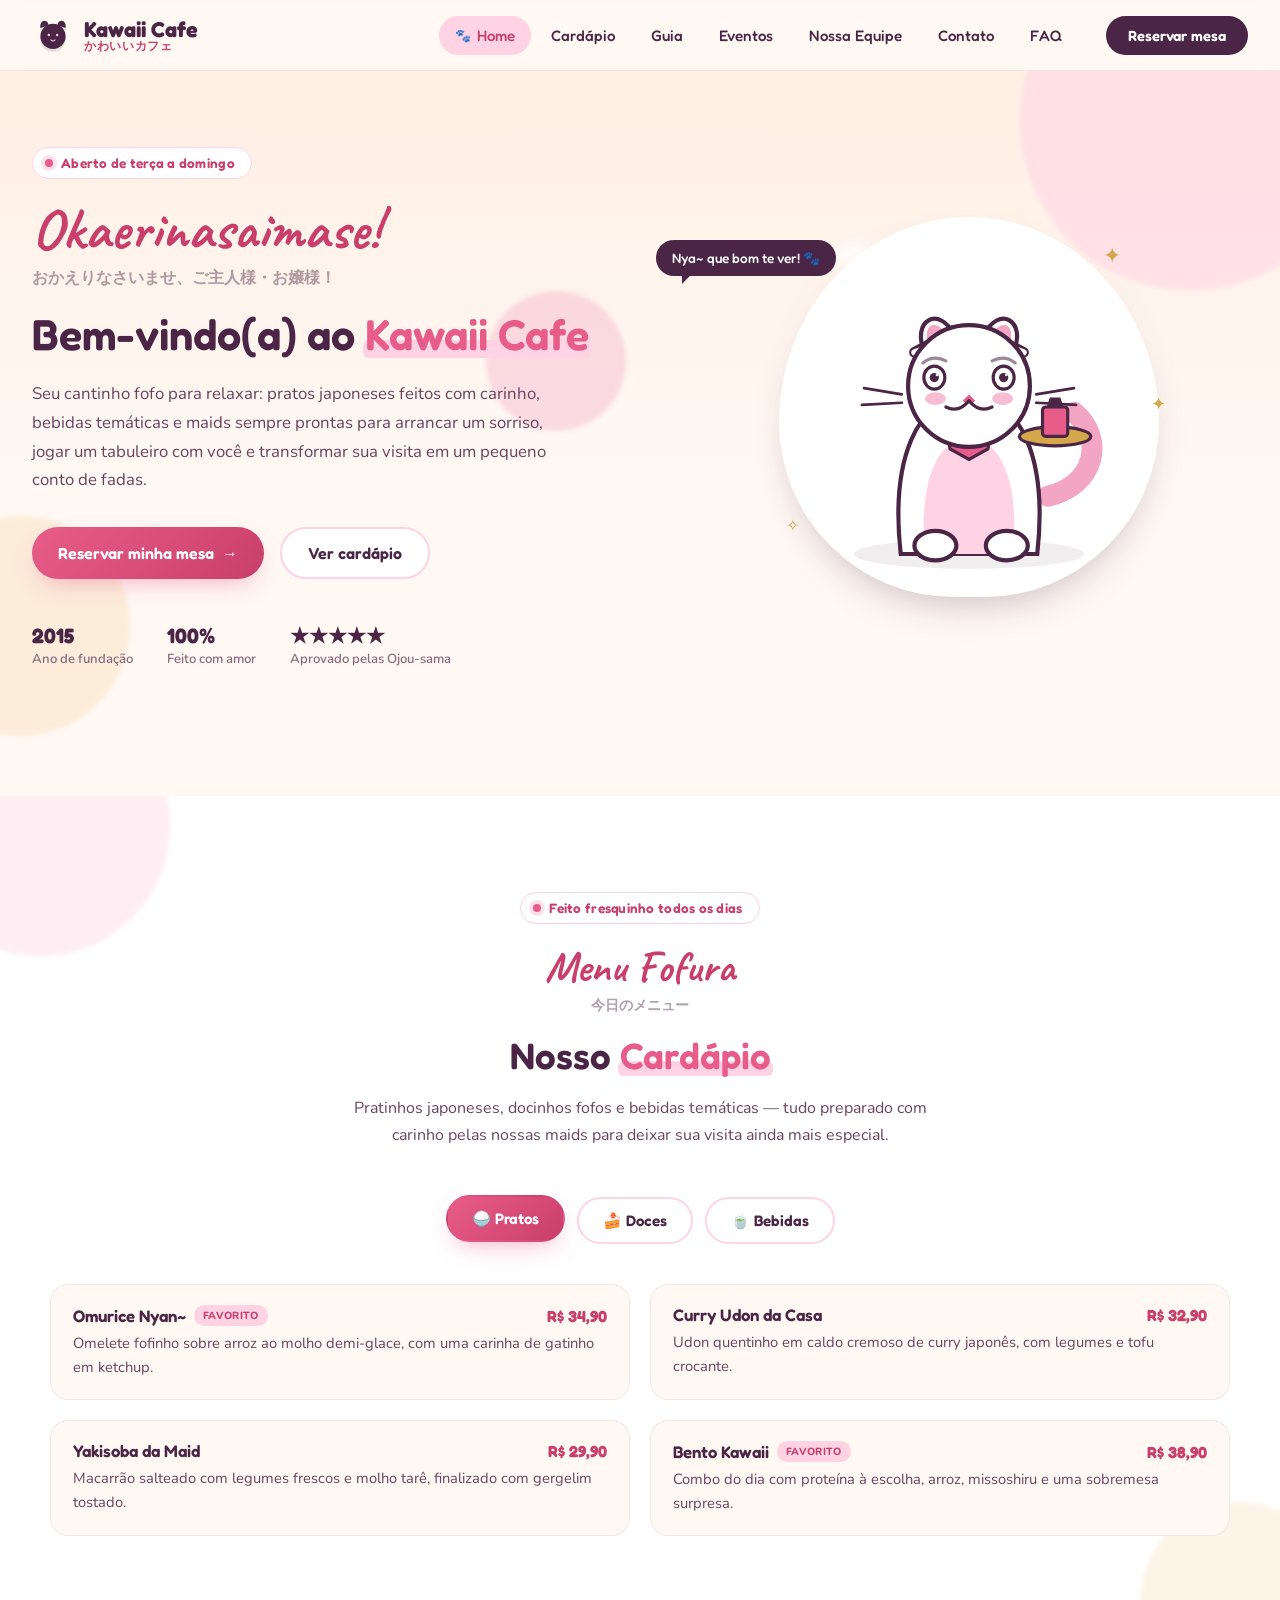
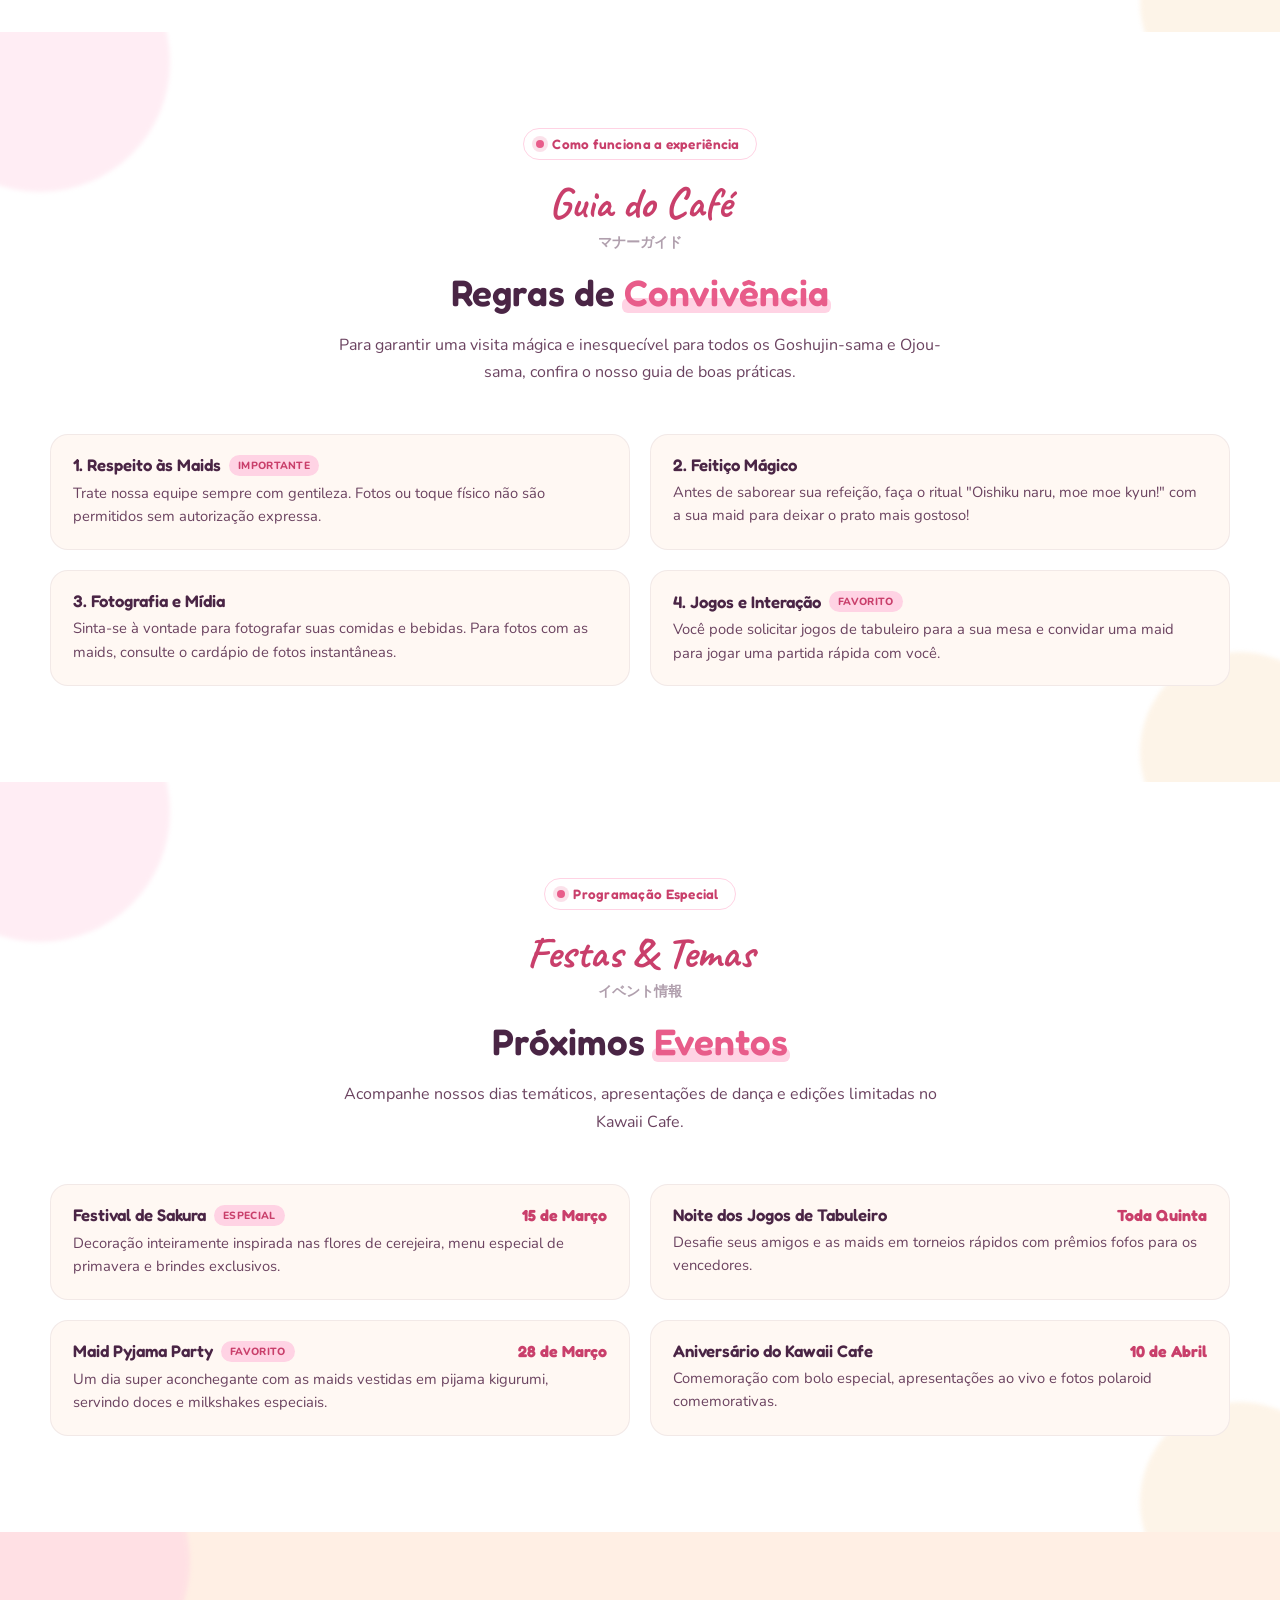
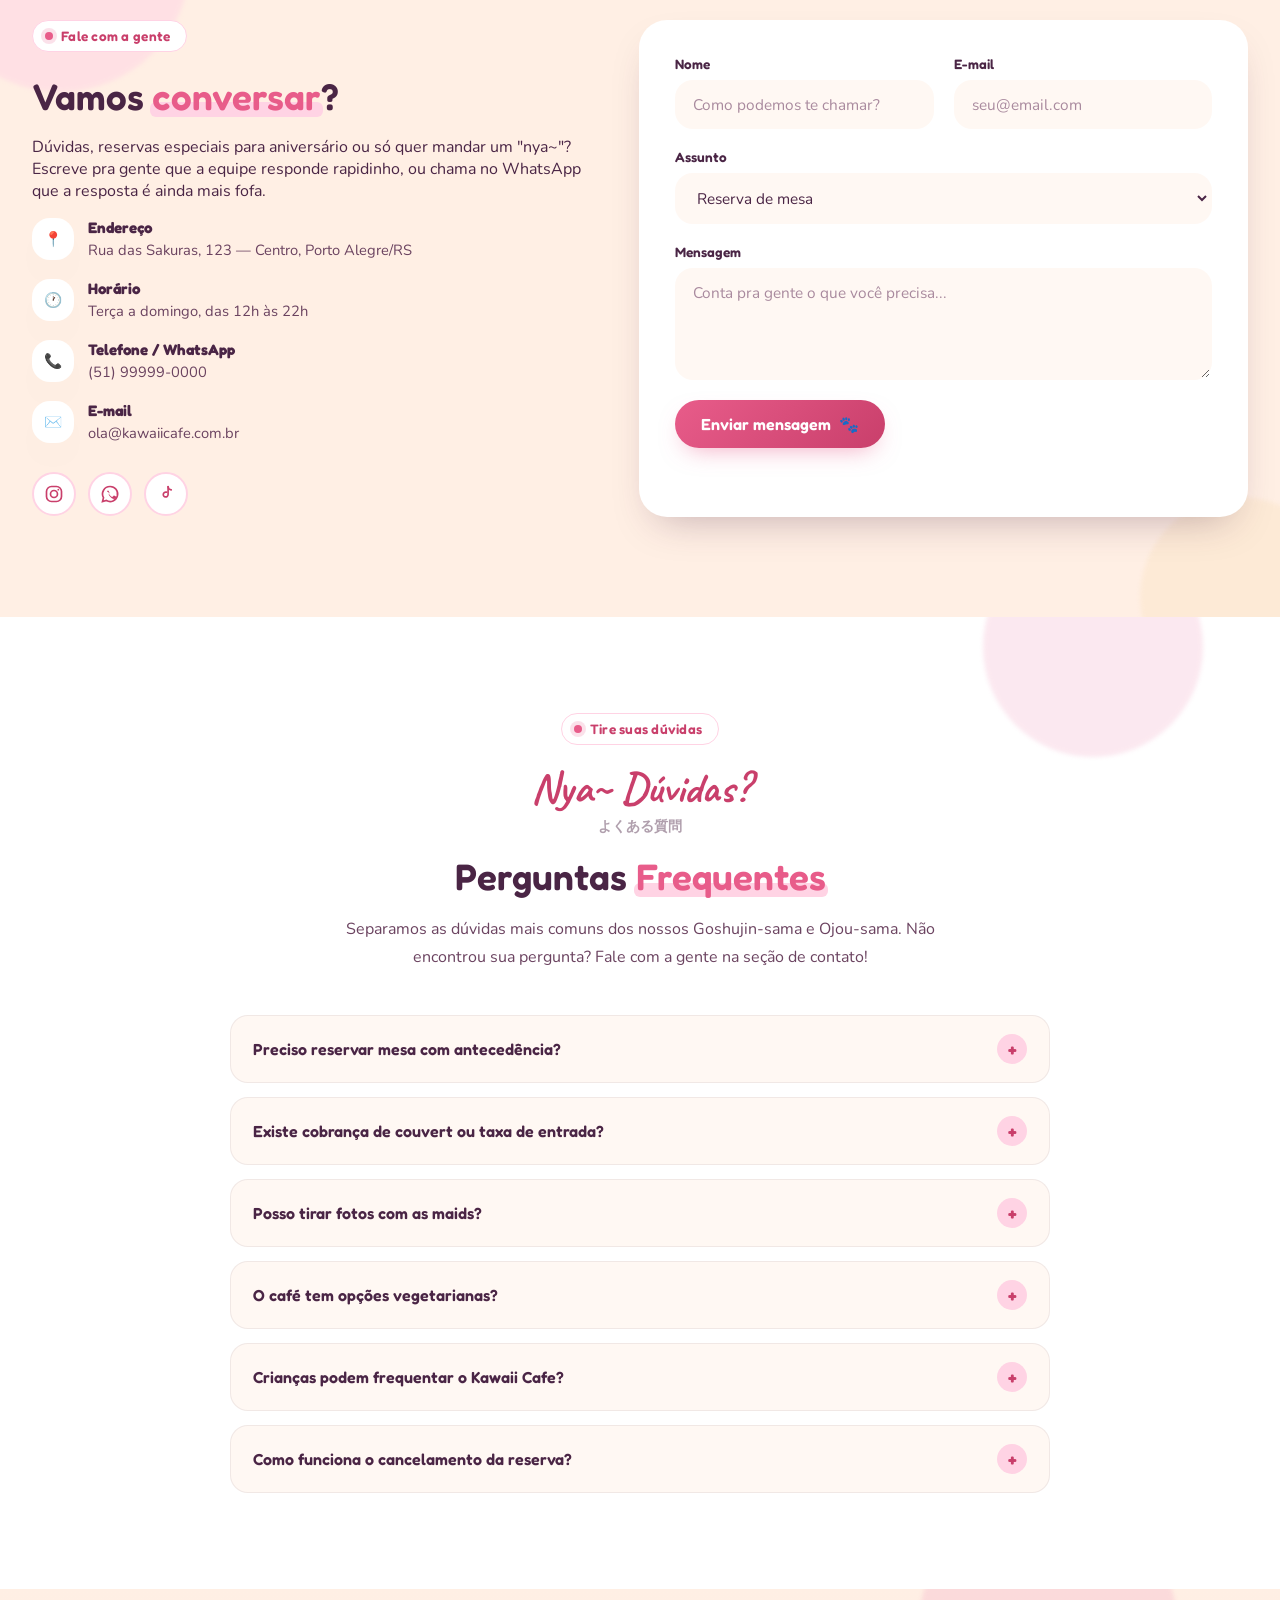
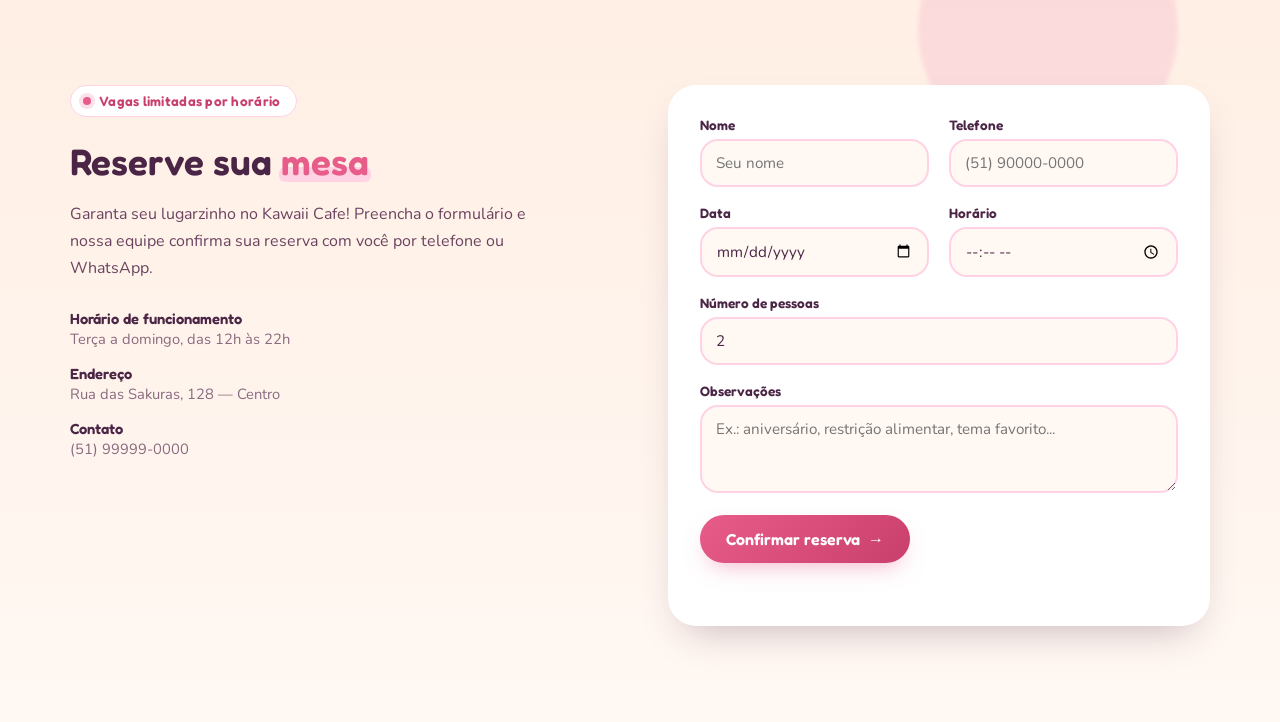
<file: index.html>
<!DOCTYPE html>
<html lang="pt-BR">
<head>
<meta charset="UTF-8">
<meta name="viewport" content="width=device-width, initial-scale=1.0">
<title>Kawaii Cafe — Maid Café</title>
<link rel="preconnect" href="https://fonts.googleapis.com">
<link rel="preconnect" href="https://fonts.gstatic.com" crossorigin>
<link href="https://fonts.googleapis.com/css2?family=Caveat:wght@600;700&family=Fredoka:wght@500;600;700&family=Nunito:wght@400;600;700;800&display=swap" rel="stylesheet">
<link rel="stylesheet" href="style.css">
</head>
<body>

<!-- ============ HEADER ============ -->
<header class="site-header" id="siteHeader">
  <div class="header-inner">

    <a href="#top" class="brand">
      <span class="brand-mark" aria-hidden="true">
        <svg viewBox="0 0 60 60" width="42" height="42">
          <path d="M12 20 C10 8, 22 6, 24 16 Z" fill="#4A2545"/>
          <path d="M48 20 C50 8, 38 6, 36 16 Z" fill="#4A2545"/>
          <circle cx="30" cy="32" r="18" fill="#4A2545"/>
          <circle cx="24" cy="30" r="1.8" fill="#FFD3E4"/>
          <circle cx="36" cy="30" r="1.8" fill="#FFD3E4"/>
          <path d="M27 37 Q30 40 33 37" stroke="#FFD3E4" stroke-width="1.6" fill="none" stroke-linecap="round"/>
        </svg>
      </span>
      <span class="brand-text">
        <span class="brand-name">Kawaii Cafe</span>
        <span class="brand-sub">かわいいカフェ</span>
      </span>
    </a>

    <nav class="main-nav" id="mainNav" aria-label="Navegação principal">
      <ul>
        <li><a href="#top" class="nav-link is-active"><span class="paw" aria-hidden="true">🐾</span>Home</a></li>
        <li><a href="#cardapio" class="nav-link">Cardápio</a></li>
        <li><a href="#guia" class="nav-link">Guia</a></li>
        <li><a href="#eventos" class="nav-link">Eventos</a></li>
        <li><a href="#equipe" class="nav-link">Nossa Equipe</a></li>
        <li><a href="#contato" class="nav-link">Contato</a></li>
        <li><a href="#faq" class="nav-link">FAQ</a></li>
      </ul>
    </nav>

    <a href="#reservar" class="btn btn-nav-cta">Reservar mesa</a>

    <button class="nav-toggle" id="navToggle" aria-label="Abrir menu" aria-expanded="false" aria-controls="mainNav">
      <span></span><span></span><span></span>
    </button>
  </div>
</header>

<!-- ============ HERO ============ -->
<main>
<section class="hero" id="top">

  <div class="hero-bg" aria-hidden="true">
    <span class="bg-blob blob-1"></span>
    <span class="bg-blob blob-2"></span>
    <span class="bg-blob blob-3"></span>
    <svg class="bg-paws" width="100%" height="100%" aria-hidden="true">
      <use href="#pawPattern"></use>
    </svg>
  </div>

  <div class="hero-inner">

    <div class="hero-copy">
      <p class="eyebrow"><span class="dot"></span>Aberto de terça a domingo</p>

      <h1 class="hero-script">Okaerinasaimase!</h1>
      <p class="hero-jp">おかえりなさいませ、ご主人様・お嬢様！</p>

      <h2 class="hero-title">
        Bem-vindo(a) ao <span class="highlight">Kawaii Cafe</span>
      </h2>

      <p class="hero-desc">
        Seu cantinho fofo para relaxar: pratos japoneses feitos com carinho,
        bebidas temáticas e maids sempre prontas para arrancar um sorriso,
        jogar um tabuleiro com você e transformar sua visita em um pequeno conto de fadas.
      </p>

      <div class="hero-actions">
        <a href="#reservar" class="btn btn-primary">
          Reservar minha mesa
          <span aria-hidden="true">→</span>
        </a>
        <a href="#cardapio" class="btn btn-ghost">Ver cardápio</a>
      </div>

      <ul class="hero-stats">
        <li>
          <strong>2015</strong>
          <span>Ano de fundação</span>
        </li>
        <li>
          <strong>100%</strong>
          <span>Feito com amor</span>
        </li>
        <li>
          <strong>★★★★★</strong>
          <span>Aprovado pelas Ojou-sama</span>
        </li>
      </ul>
    </div>

    <div class="hero-visual" aria-hidden="true">
      <div class="cat-card">
        <div class="cat-card-shine"></div>

        <svg viewBox="0 0 320 320" width="100%" height="100%" role="img" aria-label="Ilustração de gatinha mascote">
          <ellipse cx="160" cy="300" rx="110" ry="14" fill="#4A2545" opacity="0.08"/>

          <!-- tail -->
          <path d="M235 245 C280 235, 290 190, 260 165" stroke="#F2A6C4" stroke-width="20" stroke-linecap="round" fill="none"/>

          <!-- body -->
          <path d="M95 300 C85 210, 110 150, 160 150 C210 150, 235 210, 225 300 Z" fill="#FFFFFF" stroke="#4A2545" stroke-width="4"/>
          <path d="M118 300 C112 235, 128 190, 160 190 C192 190, 208 235, 202 300 Z" fill="#FFD3E4"/>

          <!-- ribbon -->
          <path d="M138 178 L160 196 L182 178 L178 200 L160 210 L142 200 Z" fill="#E85C8A" stroke="#4A2545" stroke-width="3"/>

          <!-- ears -->
          <path d="M118 108 C104 78, 132 62, 146 92 Z" fill="#FFFFFF" stroke="#4A2545" stroke-width="4"/>
          <path d="M202 108 C216 78, 188 62, 174 92 Z" fill="#FFFFFF" stroke="#4A2545" stroke-width="4"/>
          <path d="M122 100 C114 82, 130 74, 138 92 Z" fill="#F2A6C4"/>
          <path d="M198 100 C206 82, 190 74, 182 92 Z" fill="#F2A6C4"/>

          <!-- maid headband -->
          <path d="M108 108 Q160 78 212 108" stroke="#4A2545" stroke-width="10" fill="none" stroke-linecap="round"/>
          <path d="M108 108 Q160 88 212 108" stroke="#FFFFFF" stroke-width="6" fill="none" stroke-linecap="round"/>

          <!-- head -->
          <circle cx="160" cy="140" r="58" fill="#FFFFFF" stroke="#4A2545" stroke-width="4"/>

          <!-- blush -->
          <ellipse cx="128" cy="152" rx="10" ry="6" fill="#F7B6CE" opacity="0.9"/>
          <ellipse cx="192" cy="152" rx="10" ry="6" fill="#F7B6CE" opacity="0.9"/>

          <!-- eyebrows -->
          <path d="M116 118 Q126 110 138 116" stroke="#4A2545" stroke-width="3" fill="none" stroke-linecap="round" opacity="0.55"/>
          <path d="M182 116 Q194 110 204 118" stroke="#4A2545" stroke-width="3" fill="none" stroke-linecap="round" opacity="0.55"/>

          <!-- eyes (a pupila segue o cursor do mouse) -->
          <ellipse cx="127" cy="132" rx="10" ry="11" fill="#FFFFFF" stroke="#4A2545" stroke-width="3"/>
          <ellipse cx="193" cy="132" rx="10" ry="11" fill="#FFFFFF" stroke="#4A2545" stroke-width="3"/>
          <circle id="pupilLeft" cx="127" cy="132" r="4.4" fill="#4A2545"/>
          <circle id="pupilRight" cx="193" cy="132" r="4.4" fill="#4A2545"/>
          <circle cx="129.5" cy="129.5" r="1.3" fill="#FFFFFF" opacity="0.9"/>
          <circle cx="195.5" cy="129.5" r="1.3" fill="#FFFFFF" opacity="0.9"/>

          <!-- nose+mouth -->
          <path d="M160 148 L154 154 Q160 160 166 154 Z" fill="#E85C8A"/>
          <path d="M160 154 Q150 166 138 160" stroke="#4A2545" stroke-width="3" fill="none" stroke-linecap="round"/>
          <path d="M160 154 Q170 166 182 160" stroke="#4A2545" stroke-width="3" fill="none" stroke-linecap="round"/>

          <!-- whiskers -->
          <path d="M96 148 L60 142 M96 156 L58 158" stroke="#4A2545" stroke-width="2.5" stroke-linecap="round"/>
          <path d="M224 148 L260 142 M224 156 L262 158" stroke="#4A2545" stroke-width="2.5" stroke-linecap="round"/>

          <!-- paws -->
          <ellipse cx="128" cy="292" rx="20" ry="14" fill="#FFFFFF" stroke="#4A2545" stroke-width="4"/>
          <ellipse cx="196" cy="292" rx="20" ry="14" fill="#FFFFFF" stroke="#4A2545" stroke-width="4"/>

          <!-- tray -->
          <ellipse cx="242" cy="188" rx="34" ry="9" fill="#D4A84B" stroke="#4A2545" stroke-width="3"/>
          <rect x="230" y="160" width="24" height="28" rx="3" fill="#E85C8A" stroke="#4A2545" stroke-width="3"/>
          <path d="M234 160 h16 l-3 -9 h-10 z" fill="#4A2545"/>
        </svg>

        <span class="sparkle sparkle-a">✦</span>
        <span class="sparkle sparkle-b">✧</span>
        <span class="sparkle sparkle-c">✦</span>
      </div>

      <div class="speech-bubble">
        <span>Nya~ que bom te ver! 🐾</span>
      </div>
    </div>

  </div>

  <!-- scalloped cat-ear divider -->
  <svg class="hero-divider" viewBox="0 0 1200 90" preserveAspectRatio="none" aria-hidden="true">
    <path d="M0,40
             Q50,0 100,40
             Q150,0 200,40
             Q250,0 300,40
             Q350,0 400,40
             Q450,0 500,40
             Q550,0 600,40
             Q650,0 700,40
             Q750,0 800,40
             Q850,0 900,40
             Q950,0 1000,40
             Q1050,0 1100,40
             Q1150,0 1200,40
             L1200,90 L0,90 Z" fill="#FFF8F3"/>
  </svg>
</section>

<section class="menu" id="cardapio">

  <div class="menu-bg" aria-hidden="true">
    <span class="bg-blob blob-4"></span>
    <span class="bg-blob blob-5"></span>
  </div>

  <div class="menu-inner">

    <div class="menu-head">
      <p class="eyebrow"><span class="dot"></span>Feito fresquinho todos os dias</p>
      <h2 class="menu-script">Menu Fofura</h2>
      <p class="menu-jp">今日のメニュー</p>
      <h3 class="section-title">Nosso <span class="highlight">Cardápio</span></h3>
      <p class="menu-desc">
        Pratinhos japoneses, docinhos fofos e bebidas temáticas — tudo preparado
        com carinho pelas nossas maids para deixar sua visita ainda mais especial.
      </p>
    </div>

    <div class="menu-tabs" role="tablist" aria-label="Categorias do cardápio">
      <button class="tab-btn is-active" type="button" role="tab" aria-selected="true" aria-controls="painel-pratos" id="tab-pratos" data-tab="pratos">🍚 Pratos</button>
      <button class="tab-btn" type="button" role="tab" aria-selected="false" aria-controls="painel-doces" id="tab-doces" data-tab="doces">🍰 Doces</button>
      <button class="tab-btn" type="button" role="tab" aria-selected="false" aria-controls="painel-bebidas" id="tab-bebidas" data-tab="bebidas">🍵 Bebidas</button>
    </div>

    <div class="menu-panels">

      <ul class="menu-grid is-active" id="painel-pratos" role="tabpanel" aria-labelledby="tab-pratos">
        <li class="menu-item">
          <div class="menu-item-top">
            <h4 class="menu-item-name">Omurice Nyan~ <span class="badge">Favorito</span></h4>
            <span class="menu-item-price">R$ 34,90</span>
          </div>
          <p class="menu-item-desc">Omelete fofinho sobre arroz ao molho demi-glace, com uma carinha de gatinho em ketchup.</p>
        </li>
        <li class="menu-item">
          <div class="menu-item-top">
            <h4 class="menu-item-name">Curry Udon da Casa</h4>
            <span class="menu-item-price">R$ 32,90</span>
          </div>
          <p class="menu-item-desc">Udon quentinho em caldo cremoso de curry japonês, com legumes e tofu crocante.</p>
        </li>
        <li class="menu-item">
          <div class="menu-item-top">
            <h4 class="menu-item-name">Yakisoba da Maid</h4>
            <span class="menu-item-price">R$ 29,90</span>
          </div>
          <p class="menu-item-desc">Macarrão salteado com legumes frescos e molho tarê, finalizado com gergelim tostado.</p>
        </li>
        <li class="menu-item">
          <div class="menu-item-top">
            <h4 class="menu-item-name">Bento Kawaii <span class="badge">Favorito</span></h4>
            <span class="menu-item-price">R$ 38,90</span>
          </div>
          <p class="menu-item-desc">Combo do dia com proteína à escolha, arroz, missoshiru e uma sobremesa surpresa.</p>
        </li>
      </ul>

      <ul class="menu-grid" id="painel-doces" role="tabpanel" aria-labelledby="tab-doces" hidden>
        <li class="menu-item">
          <div class="menu-item-top">
            <h4 class="menu-item-name">Purin Fofinho <span class="badge">Favorito</span></h4>
            <span class="menu-item-price">R$ 18,90</span>
          </div>
          <p class="menu-item-desc">Pudim de leite condensado com calda de caramelo e um chantininho decorado.</p>
        </li>
        <li class="menu-item">
          <div class="menu-item-top">
            <h4 class="menu-item-name">Pancake Nekomimi</h4>
            <span class="menu-item-price">R$ 24,90</span>
          </div>
          <p class="menu-item-desc">Panqueca americana fofa com orelhinhas de gato em chantilly e frutas vermelhas.</p>
        </li>
        <li class="menu-item">
          <div class="menu-item-top">
            <h4 class="menu-item-name">Parfait Sakura</h4>
            <span class="menu-item-price">R$ 26,90</span>
          </div>
          <p class="menu-item-desc">Camadas de sorvete de baunilha, morango e granola, finalizado com flor de sakura.</p>
        </li>
        <li class="menu-item">
          <div class="menu-item-top">
            <h4 class="menu-item-name">Cheesecake de Matcha</h4>
            <span class="menu-item-price">R$ 22,90</span>
          </div>
          <p class="menu-item-desc">Cremoso, com base crocante e pó de matcha cerimonial por cima.</p>
        </li>
      </ul>

      <ul class="menu-grid" id="painel-bebidas" role="tabpanel" aria-labelledby="tab-bebidas" hidden>
        <li class="menu-item">
          <div class="menu-item-top">
            <h4 class="menu-item-name">Nekoccino <span class="badge">Favorito</span></h4>
            <span class="menu-item-price">R$ 16,90</span>
          </div>
          <p class="menu-item-desc">Cappuccino cremoso com arte de leite em formato de gatinho.</p>
        </li>
        <li class="menu-item">
          <div class="menu-item-top">
            <h4 class="menu-item-name">Ramune Especial</h4>
            <span class="menu-item-price">R$ 14,90</span>
          </div>
          <p class="menu-item-desc">Refrigerante japonês em sabores variados, servido na garrafinha clássica.</p>
        </li>
        <li class="menu-item">
          <div class="menu-item-top">
            <h4 class="menu-item-name">Milkshake Purin</h4>
            <span class="menu-item-price">R$ 19,90</span>
          </div>
          <p class="menu-item-desc">Milkshake cremoso de caramelo com pedacinhos de pudim por dentro.</p>
        </li>
        <li class="menu-item">
          <div class="menu-item-top">
            <h4 class="menu-item-name">Chá Sakura Gelado</h4>
            <span class="menu-item-price">R$ 15,90</span>
          </div>
          <p class="menu-item-desc">Chá floral levemente adocicado, servido com pétalas comestíveis.</p>
        </li>
      </ul>

    </div>

  </div>
</section>

<section class="menu" id="guia">
  <div class="menu-bg" aria-hidden="true">
    <span class="bg-blob blob-4"></span>
    <span class="bg-blob blob-5"></span>
  </div>

  <div class="menu-inner">
    <div class="menu-head">
      <p class="eyebrow"><span class="dot"></span>Como funciona a experiência</p>
      <h2 class="menu-script">Guia do Café</h2>
      <p class="menu-jp">マナーガイド</p>
      <h3 class="section-title">Regras de <span class="highlight">Convivência</span></h3>
      <p class="menu-desc">
        Para garantir uma visita mágica e inesquecível para todos os Goshujin-sama e Ojou-sama, confira o nosso guia de boas práticas.
      </p>
    </div>

    <ul class="menu-grid is-active">
      <li class="menu-item">
        <div class="menu-item-top">
          <h4 class="menu-item-name">1. Respeito às Maids <span class="badge">Importante</span></h4>
        </div>
        <p class="menu-item-desc">Trate nossa equipe sempre com gentileza. Fotos ou toque físico não são permitidos sem autorização expressa.</p>
      </li>
      <li class="menu-item">
        <div class="menu-item-top">
          <h4 class="menu-item-name">2. Feitiço Mágico</h4>
        </div>
        <p class="menu-item-desc">Antes de saborear sua refeição, faça o ritual "Oishiku naru, moe moe kyun!" com a sua maid para deixar o prato mais gostoso!</p>
      </li>
      <li class="menu-item">
        <div class="menu-item-top">
          <h4 class="menu-item-name">3. Fotografia e Mídia</h4>
        </div>
        <p class="menu-item-desc">Sinta-se à vontade para fotografar suas comidas e bebidas. Para fotos com as maids, consulte o cardápio de fotos instantâneas.</p>
      </li>
      <li class="menu-item">
        <div class="menu-item-top">
          <h4 class="menu-item-name">4. Jogos e Interação <span class="badge">Favorito</span></h4>
        </div>
        <p class="menu-item-desc">Você pode solicitar jogos de tabuleiro para a sua mesa e convidar uma maid para jogar uma partida rápida com você.</p>
      </li>
    </ul>
  </div>
</section>

<section class="menu" id="eventos">
  <div class="menu-bg" aria-hidden="true">
    <span class="bg-blob blob-4"></span>
    <span class="bg-blob blob-5"></span>
  </div>

  <div class="menu-inner">
    <div class="menu-head">
      <p class="eyebrow"><span class="dot"></span>Programação Especial</p>
      <h2 class="menu-script">Festas & Temas</h2>
      <p class="menu-jp">イベント情報</p>
      <h3 class="section-title">Próximos <span class="highlight">Eventos</span></h3>
      <p class="menu-desc">
        Acompanhe nossos dias temáticos, apresentações de dança e edições limitadas no Kawaii Cafe.
      </p>
    </div>

    <ul class="menu-grid is-active">
      <li class="menu-item">
        <div class="menu-item-top">
          <h4 class="menu-item-name">Festival de Sakura <span class="badge">Especial</span></h4>
          <span class="menu-item-price">15 de Março</span>
        </div>
        <p class="menu-item-desc">Decoração inteiramente inspirada nas flores de cerejeira, menu especial de primavera e brindes exclusivos.</p>
      </li>
      <li class="menu-item">
        <div class="menu-item-top">
          <h4 class="menu-item-name">Noite dos Jogos de Tabuleiro</h4>
          <span class="menu-item-price">Toda Quinta</span>
        </div>
        <p class="menu-item-desc">Desafie seus amigos e as maids em torneios rápidos com prêmios fofos para os vencedores.</p>
      </li>
      <li class="menu-item">
        <div class="menu-item-top">
          <h4 class="menu-item-name">Maid Pyjama Party <span class="badge">Favorito</span></h4>
          <span class="menu-item-price">28 de Março</span>
        </div>
        <p class="menu-item-desc">Um dia super aconchegante com as maids vestidas em pijama kigurumi, servindo doces e milkshakes especiais.</p>
      </li>
      <li class="menu-item">
        <div class="menu-item-top">
          <h4 class="menu-item-name">Aniversário do Kawaii Cafe</h4>
          <span class="menu-item-price">10 de Abril</span>
        </div>
        <p class="menu-item-desc">Comemoração com bolo especial, apresentações ao vivo e fotos polaroid comemorativas.</p>
      </li>
    </ul>
  </div>
</section>

<section class="contact" id="contato">

  <div class="contact-bg" aria-hidden="true">
    <span class="bg-blob blob-4"></span>
    <span class="bg-blob blob-5"></span>
  </div>

  <div class="contact-inner">

    <div class="contact-intro">
      <p class="eyebrow"><span class="dot"></span>Fale com a gente</p>

      <h2 class="section-title">Vamos <span class="highlight">conversar</span>?</h2>

      <p class="section-desc">
        Dúvidas, reservas especiais para aniversário ou só quer mandar um "nya~"?
        Escreve pra gente que a equipe responde rapidinho, ou chama no WhatsApp
        que a resposta é ainda mais fofa.
      </p>

      <ul class="contact-list">
        <li>
          <span class="contact-icon" aria-hidden="true">📍</span>
          <div>
            <strong>Endereço</strong>
            <span>Rua das Sakuras, 123 — Centro, Porto Alegre/RS</span>
          </div>
        </li>
        <li>
          <span class="contact-icon" aria-hidden="true">🕐</span>
          <div>
            <strong>Horário</strong>
            <span>Terça a domingo, das 12h às 22h</span>
          </div>
        </li>
        <li>
          <span class="contact-icon" aria-hidden="true">📞</span>
          <div>
            <strong>Telefone / WhatsApp</strong>
            <span>(51) 99999-0000</span>
          </div>
        </li>
        <li>
          <span class="contact-icon" aria-hidden="true">✉️</span>
          <div>
            <strong>E-mail</strong>
            <span>ola@kawaiicafe.com.br</span>
          </div>
        </li>
      </ul>

      <div class="contact-social">
        <a href="#" class="social-btn" aria-label="Instagram do Kawaii Cafe">
          <svg viewBox="0 0 24 24" width="20" height="20" aria-hidden="true">
            <rect x="3" y="3" width="18" height="18" rx="6" fill="none" stroke="currentColor" stroke-width="2"/>
            <circle cx="12" cy="12" r="4.2" fill="none" stroke="currentColor" stroke-width="2"/>
            <circle cx="17.2" cy="6.8" r="1.1" fill="currentColor"/>
          </svg>
        </a>
        <a href="#" class="social-btn" aria-label="WhatsApp do Kawaii Cafe">
          <svg viewBox="0 0 24 24" width="20" height="20" aria-hidden="true">
            <path d="M12 3a9 9 0 0 0-7.8 13.4L3 21l4.7-1.2A9 9 0 1 0 12 3Z" fill="none" stroke="currentColor" stroke-width="2"/>
            <path d="M8.3 8.7c.2-.6.6-.6 1-.6h.6c.2 0 .5 0 .7.5s.7 1.7.8 1.8.1.3 0 .5-.2.3-.4.5-.4.4-.2.7c.2.3.9 1.4 1.9 2.3s1.6.9 1.9 1c.3.1.5.1.7-.1s.8-.9 1-1.2.4-.3.7-.2 1.7.8 2 1 .5.3.5.5-.1 1-.6 1.6-1.4 1.1-2.3 1c-.9-.1-2.7-1-3.7-2.1s-1.9-2.3-2.2-2.8-.4-1 0-1.6c.2-.3.3-.5.4-.7Z" fill="currentColor"/>
          </svg>
        </a>
        <a href="#" class="social-btn" aria-label="TikTok do Kawaii Cafe">
          <svg viewBox="0 0 24 24" width="20" height="20" aria-hidden="true">
            <path d="M14.5 3v9.6a2.9 2.9 0 1 1-2.1-2.8" fill="none" stroke="currentColor" stroke-width="2" stroke-linecap="round"/>
            <path d="M14.5 3.3c.3 2 1.8 3.5 3.8 3.7" fill="none" stroke="currentColor" stroke-width="2" stroke-linecap="round"/>
          </svg>
        </a>
      </div>
    </div>

    <form class="contact-form" id="contactForm" novalidate>
      <div class="form-row">
        <label class="field">
          <span>Nome</span>
          <input type="text" name="nome" autocomplete="name" required placeholder="Como podemos te chamar?">
        </label>
        <label class="field">
          <span>E-mail</span>
          <input type="email" name="email" autocomplete="email" required placeholder="seu@email.com">
        </label>
      </div>

      <label class="field">
        <span>Assunto</span>
        <select name="assunto">
          <option>Reserva de mesa</option>
          <option>Eventos e aniversários</option>
          <option>Parcerias</option>
          <option>Outro assunto</option>
        </select>
      </label>

      <label class="field">
        <span>Mensagem</span>
        <textarea name="mensagem" rows="4" required placeholder="Conta pra gente o que você precisa..."></textarea>
      </label>

      <button type="submit" class="btn btn-primary">
        Enviar mensagem
        <span aria-hidden="true">🐾</span>
      </button>

      <p class="form-note" id="contactFormNote" role="status" aria-live="polite"></p>
    </form>

  </div>
</section>

<section class="faq" id="faq">

  <div class="faq-bg" aria-hidden="true">
    <span class="bg-blob blob-7"></span>
  </div>

  <div class="faq-inner">

    <div class="faq-head">
      <p class="eyebrow"><span class="dot"></span>Tire suas dúvidas</p>
      <h2 class="menu-script">Nya~ Dúvidas?</h2>
      <p class="menu-jp">よくある質問</p>
      <h3 class="section-title">Perguntas <span class="highlight">Frequentes</span></h3>
      <p class="menu-desc">
        Separamos as dúvidas mais comuns dos nossos Goshujin-sama e Ojou-sama.
        Não encontrou sua pergunta? Fale com a gente na seção de contato!
      </p>
    </div>

    <div class="faq-list">

      <div class="faq-item">
        <button class="faq-question" type="button" aria-expanded="false">
          <span>Preciso reservar mesa com antecedência?</span>
          <span class="faq-icon" aria-hidden="true">+</span>
        </button>
        <div class="faq-answer">
          <p>Recomendamos reservar com pelo menos 1 dia de antecedência, principalmente aos finais de semana e em dias de eventos temáticos, já que nossas vagas são limitadas por horário.</p>
        </div>
      </div>

      <div class="faq-item">
        <button class="faq-question" type="button" aria-expanded="false">
          <span>Existe cobrança de couvert ou taxa de entrada?</span>
          <span class="faq-icon" aria-hidden="true">+</span>
        </button>
        <div class="faq-answer">
          <p>Cobramos apenas uma pequena taxa de serviço por mesa, que já inclui a interação com as maids e os jogos de tabuleiro. O valor é informado no momento da confirmação da reserva.</p>
        </div>
      </div>

      <div class="faq-item">
        <button class="faq-question" type="button" aria-expanded="false">
          <span>Posso tirar fotos com as maids?</span>
          <span class="faq-icon" aria-hidden="true">+</span>
        </button>
        <div class="faq-answer">
          <p>Sim! Fotos das comidas e do ambiente são sempre bem-vindas. Para fotos com as maids, é só consultar o cardápio de fotos instantâneas com a equipe durante sua visita.</p>
        </div>
      </div>

      <div class="faq-item">
        <button class="faq-question" type="button" aria-expanded="false">
          <span>O café tem opções vegetarianas?</span>
          <span class="faq-icon" aria-hidden="true">+</span>
        </button>
        <div class="faq-answer">
          <p>Temos pratos e doces vegetarianos no cardápio. Se você tiver alguma restrição alimentar específica, é só avisar no campo de observações da reserva.</p>
        </div>
      </div>

      <div class="faq-item">
        <button class="faq-question" type="button" aria-expanded="false">
          <span>Crianças podem frequentar o Kawaii Cafe?</span>
          <span class="faq-icon" aria-hidden="true">+</span>
        </button>
        <div class="faq-answer">
          <p>Com certeza! O Kawaii Cafe é um ambiente familiar. Crianças acompanhadas dos responsáveis são super bem-vindas, especialmente na Noite dos Jogos de Tabuleiro.</p>
        </div>
      </div>

      <div class="faq-item">
        <button class="faq-question" type="button" aria-expanded="false">
          <span>Como funciona o cancelamento da reserva?</span>
          <span class="faq-icon" aria-hidden="true">+</span>
        </button>
        <div class="faq-answer">
          <p>Basta entrar em contato pelo telefone ou WhatsApp informado na seção de contato com pelo menos 2 horas de antecedência para cancelar ou remarcar sua reserva sem qualquer transtorno.</p>
        </div>
      </div>

    </div>
  </div>
</section>

<section class="reservas" id="reservar">

  <div class="reservas-bg" aria-hidden="true">
    <span class="bg-blob blob-6"></span>
  </div>

  <div class="reservas-inner">

    <div class="reservas-info">
      <p class="eyebrow"><span class="dot"></span>Vagas limitadas por horário</p>
      <h3 class="section-title">Reserve sua <span class="highlight">mesa</span></h3>
      <p class="reservas-desc">
        Garanta seu lugarzinho no Kawaii Cafe! Preencha o formulário e nossa
        equipe confirma sua reserva com você por telefone ou WhatsApp.
      </p>

      <ul class="reservas-details">
        <li>
          <strong>Horário de funcionamento</strong>
          <span>Terça a domingo, das 12h às 22h</span>
        </li>
        <li>
          <strong>Endereço</strong>
          <span>Rua das Sakuras, 128 — Centro</span>
        </li>
        <li>
          <strong>Contato</strong>
          <span>(51) 99999-0000</span>
        </li>
      </ul>
    </div>

    <form class="reservas-form" id="reservaForm" novalidate>
      <div class="form-row">
        <label for="reservaNome">Nome
          <input type="text" id="reservaNome" name="nome" placeholder="Seu nome" required>
        </label>
        <label for="reservaTelefone">Telefone
          <input type="tel" id="reservaTelefone" name="telefone" placeholder="(51) 90000-0000" required>
        </label>
      </div>
      <div class="form-row">
        <label for="reservaData">Data
          <input type="date" id="reservaData" name="data" required>
        </label>
        <label for="reservaHorario">Horário
          <input type="time" id="reservaHorario" name="horario" required>
        </label>
      </div>
      <label for="reservaPessoas">Número de pessoas
        <input type="number" id="reservaPessoas" name="pessoas" min="1" max="20" value="2" required>
      </label>
      <label for="reservaObs">Observações
        <textarea id="reservaObs" name="observacoes" rows="3" placeholder="Ex.: aniversário, restrição alimentar, tema favorito..."></textarea>
      </label>
      <button type="submit" class="btn btn-primary">
        Confirmar reserva
        <span aria-hidden="true">→</span>
      </button>
      <p class="form-note" id="reservaFormNote" role="status" aria-live="polite"></p>
    </form>

  </div>
</section>


<svg width="0" height="0" style="position:absolute">
  <defs>
    <pattern id="pawPattern" x="0" y="0" width="140" height="140" patternUnits="userSpaceOnUse">
      <g fill="#4A2545" opacity="0.05">
        <circle cx="70" cy="80" r="14"/>
        <circle cx="55" cy="60" r="6"/>
        <circle cx="70" cy="52" r="6"/>
        <circle cx="85" cy="60" r="6"/>
      </g>
    </pattern>
  </defs>
</svg>
</main>

<script src="script.js"></script>
</body>
</html>
</file>
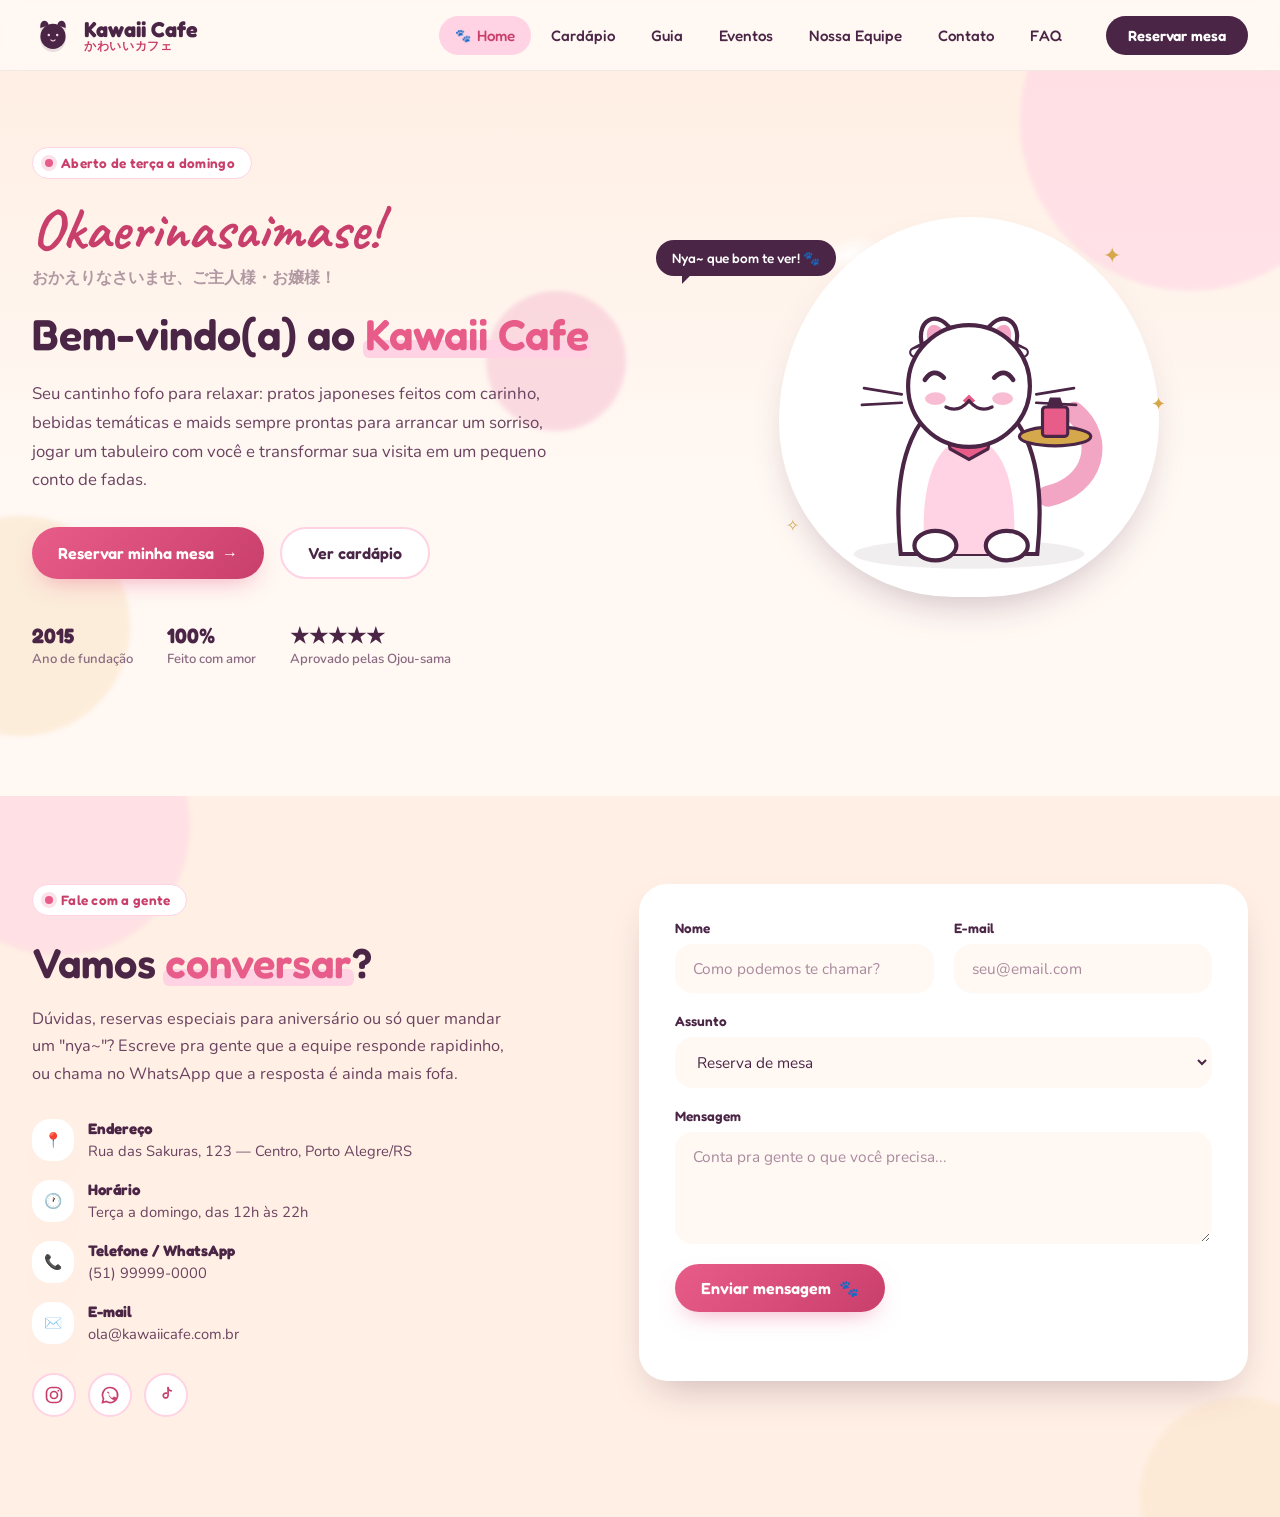
<file: contato.html>
<!DOCTYPE html>
<html lang="pt-BR">
<head>
<meta charset="UTF-8">
<meta name="viewport" content="width=device-width, initial-scale=1.0">
<title>Kawaii Cafe — Maid Café</title>
<link rel="preconnect" href="https://fonts.googleapis.com">
<link rel="preconnect" href="https://fonts.gstatic.com" crossorigin>
<link href="https://fonts.googleapis.com/css2?family=Caveat:wght@600;700&family=Fredoka:wght@500;600;700&family=Nunito:wght@400;600;700;800&display=swap" rel="stylesheet">
<link rel="stylesheet" href="contato.css">
</head>
<body>
<script src="contato.js"></script>
  
<!-- ============ HEADER ============ -->
  
<header class="site-header" id="siteHeader">
  <div class="header-inner">

    <a href="#top" class="brand">
      <span class="brand-mark" aria-hidden="true">
        <svg viewBox="0 0 60 60" width="42" height="42">
          <path d="M12 20 C10 8, 22 6, 24 16 Z" fill="#4A2545"/>
          <path d="M48 20 C50 8, 38 6, 36 16 Z" fill="#4A2545"/>
          <circle cx="30" cy="32" r="18" fill="#4A2545"/>
          <circle cx="24" cy="30" r="1.8" fill="#FFD3E4"/>
          <circle cx="36" cy="30" r="1.8" fill="#FFD3E4"/>
          <path d="M27 37 Q30 40 33 37" stroke="#FFD3E4" stroke-width="1.6" fill="none" stroke-linecap="round"/>
        </svg>
      </span>
      <span class="brand-text">
        <span class="brand-name">Kawaii Cafe</span>
        <span class="brand-sub">かわいいカフェ</span>
      </span>
    </a>

    <nav class="main-nav" id="mainNav" aria-label="Navegação principal">
      <ul>
        <li><a href="#top" class="nav-link is-active"><span class="paw" aria-hidden="true">🐾</span>Home</a></li>
        <li><a href="#cardapio" class="nav-link">Cardápio</a></li>
        <li><a href="#guia" class="nav-link">Guia</a></li>
        <li><a href="#eventos" class="nav-link">Eventos</a></li>
        <li><a href="#equipe" class="nav-link">Nossa Equipe</a></li>
        <li><a href="#contato" class="nav-link">Contato</a></li>
        <li><a href="#faq" class="nav-link">FAQ</a></li>
      </ul>
    </nav>

    <a href="#reservar" class="btn btn-nav-cta">Reservar mesa</a>

    <button class="nav-toggle" id="navToggle" aria-label="Abrir menu" aria-expanded="false" aria-controls="mainNav">
      <span></span><span></span><span></span>
    </button>
  </div>
</header>

<!-- ============ HERO ============ -->
  
<main>
<section class="hero" id="top">

  <div class="hero-bg" aria-hidden="true">
    <span class="bg-blob blob-1"></span>
    <span class="bg-blob blob-2"></span>
    <span class="bg-blob blob-3"></span>
    <svg class="bg-paws" width="100%" height="100%" aria-hidden="true">
      <use href="#pawPattern"></use>
    </svg>
  </div>

  <div class="hero-inner">

    <div class="hero-copy">
      <p class="eyebrow"><span class="dot"></span>Aberto de terça a domingo</p>

      <h1 class="hero-script">Okaerinasaimase!</h1>
      <p class="hero-jp">おかえりなさいませ、ご主人様・お嬢様！</p>

      <h2 class="hero-title">
        Bem-vindo(a) ao <span class="highlight">Kawaii Cafe</span>
      </h2>

      <p class="hero-desc">
        Seu cantinho fofo para relaxar: pratos japoneses feitos com carinho,
        bebidas temáticas e maids sempre prontas para arrancar um sorriso,
        jogar um tabuleiro com você e transformar sua visita em um pequeno conto de fadas.
      </p>

      <div class="hero-actions">
        <a href="#reservar" class="btn btn-primary">
          Reservar minha mesa
          <span aria-hidden="true">→</span>
        </a>
        <a href="#cardapio" class="btn btn-ghost">Ver cardápio</a>
      </div>

      <ul class="hero-stats">
        <li>
          <strong>2015</strong>
          <span>Ano de fundação</span>
        </li>
        <li>
          <strong>100%</strong>
          <span>Feito com amor</span>
        </li>
        <li>
          <strong>★★★★★</strong>
          <span>Aprovado pelas Ojou-sama</span>
        </li>
      </ul>
    </div>

    <div class="hero-visual" aria-hidden="true">
      <div class="cat-card">
        <div class="cat-card-shine"></div>

        <svg viewBox="0 0 320 320" width="100%" height="100%" role="img" aria-label="Ilustração de gatinha mascote">
          <ellipse cx="160" cy="300" rx="110" ry="14" fill="#4A2545" opacity="0.08"/>

          <!-- tail -->
          <path d="M235 245 C280 235, 290 190, 260 165" stroke="#F2A6C4" stroke-width="20" stroke-linecap="round" fill="none"/>

          <!-- body -->
          <path d="M95 300 C85 210, 110 150, 160 150 C210 150, 235 210, 225 300 Z" fill="#FFFFFF" stroke="#4A2545" stroke-width="4"/>
          <path d="M118 300 C112 235, 128 190, 160 190 C192 190, 208 235, 202 300 Z" fill="#FFD3E4"/>

          <!-- ribbon -->
          <path d="M138 178 L160 196 L182 178 L178 200 L160 210 L142 200 Z" fill="#E85C8A" stroke="#4A2545" stroke-width="3"/>

          <!-- ears -->
          <path d="M118 108 C104 78, 132 62, 146 92 Z" fill="#FFFFFF" stroke="#4A2545" stroke-width="4"/>
          <path d="M202 108 C216 78, 188 62, 174 92 Z" fill="#FFFFFF" stroke="#4A2545" stroke-width="4"/>
          <path d="M122 100 C114 82, 130 74, 138 92 Z" fill="#F2A6C4"/>
          <path d="M198 100 C206 82, 190 74, 182 92 Z" fill="#F2A6C4"/>

          <!-- maid headband -->
          <path d="M108 108 Q160 78 212 108" stroke="#4A2545" stroke-width="10" fill="none" stroke-linecap="round"/>
          <path d="M108 108 Q160 88 212 108" stroke="#FFFFFF" stroke-width="6" fill="none" stroke-linecap="round"/>

          <!-- head -->
          <circle cx="160" cy="140" r="58" fill="#FFFFFF" stroke="#4A2545" stroke-width="4"/>

          <!-- blush -->
          <ellipse cx="128" cy="152" rx="10" ry="6" fill="#F7B6CE" opacity="0.9"/>
          <ellipse cx="192" cy="152" rx="10" ry="6" fill="#F7B6CE" opacity="0.9"/>

          <!-- eyes -->
          <path d="M118 134 Q126 122 136 132" stroke="#4A2545" stroke-width="4.5" fill="none" stroke-linecap="round"/>
          <path d="M184 132 Q194 122 202 134" stroke="#4A2545" stroke-width="4.5" fill="none" stroke-linecap="round"/>

          <!-- nose+mouth -->
          <path d="M160 148 L154 154 Q160 160 166 154 Z" fill="#E85C8A"/>
          <path d="M160 154 Q150 166 138 160" stroke="#4A2545" stroke-width="3" fill="none" stroke-linecap="round"/>
          <path d="M160 154 Q170 166 182 160" stroke="#4A2545" stroke-width="3" fill="none" stroke-linecap="round"/>

          <!-- whiskers -->
          <path d="M96 148 L60 142 M96 156 L58 158" stroke="#4A2545" stroke-width="2.5" stroke-linecap="round"/>
          <path d="M224 148 L260 142 M224 156 L262 158" stroke="#4A2545" stroke-width="2.5" stroke-linecap="round"/>

          <!-- paws -->
          <ellipse cx="128" cy="292" rx="20" ry="14" fill="#FFFFFF" stroke="#4A2545" stroke-width="4"/>
          <ellipse cx="196" cy="292" rx="20" ry="14" fill="#FFFFFF" stroke="#4A2545" stroke-width="4"/>

          <!-- tray -->
          <ellipse cx="242" cy="188" rx="34" ry="9" fill="#D4A84B" stroke="#4A2545" stroke-width="3"/>
          <rect x="230" y="160" width="24" height="28" rx="3" fill="#E85C8A" stroke="#4A2545" stroke-width="3"/>
          <path d="M234 160 h16 l-3 -9 h-10 z" fill="#4A2545"/>
        </svg>

        <span class="sparkle sparkle-a">✦</span>
        <span class="sparkle sparkle-b">✧</span>
        <span class="sparkle sparkle-c">✦</span>
      </div>

      <div class="speech-bubble">
        <span>Nya~ que bom te ver! 🐾</span>
      </div>
    </div>

  </div>

  <!-- scalloped cat-ear divider -->
  <svg class="hero-divider" viewBox="0 0 1200 90" preserveAspectRatio="none" aria-hidden="true">
    <path d="M0,40
             Q50,0 100,40
             Q150,0 200,40
             Q250,0 300,40
             Q350,0 400,40
             Q450,0 500,40
             Q550,0 600,40
             Q650,0 700,40
             Q750,0 800,40
             Q850,0 900,40
             Q950,0 1000,40
             Q1050,0 1100,40
             Q1150,0 1200,40
             L1200,90 L0,90 Z" fill="#FFF8F3"/>
  </svg>
</section>

<!-- ============ CONTATO ============ -->
  
<section class="contact" id="contato">

  <div class="contact-bg" aria-hidden="true">
    <span class="bg-blob blob-4"></span>
    <span class="bg-blob blob-5"></span>
  </div>

  <div class="contact-inner">

    <div class="contact-intro">
      <p class="eyebrow"><span class="dot"></span>Fale com a gente</p>

      <h2 class="section-title">Vamos <span class="highlight">conversar</span>?</h2>

      <p class="section-desc">
        Dúvidas, reservas especiais para aniversário ou só quer mandar um "nya~"?
        Escreve pra gente que a equipe responde rapidinho, ou chama no WhatsApp
        que a resposta é ainda mais fofa.
      </p>

      <ul class="contact-list">
        <li>
          <span class="contact-icon" aria-hidden="true">📍</span>
          <div>
            <strong>Endereço</strong>
            <span>Rua das Sakuras, 123 — Centro, Porto Alegre/RS</span>
          </div>
        </li>
        <li>
          <span class="contact-icon" aria-hidden="true">🕐</span>
          <div>
            <strong>Horário</strong>
            <span>Terça a domingo, das 12h às 22h</span>
          </div>
        </li>
        <li>
          <span class="contact-icon" aria-hidden="true">📞</span>
          <div>
            <strong>Telefone / WhatsApp</strong>
            <span>(51) 99999-0000</span>
          </div>
        </li>
        <li>
          <span class="contact-icon" aria-hidden="true">✉️</span>
          <div>
            <strong>E-mail</strong>
            <span>ola@kawaiicafe.com.br</span>
          </div>
        </li>
      </ul>

      <div class="contact-social">
        <a href="#" class="social-btn" aria-label="Instagram do Kawaii Cafe">
          <svg viewBox="0 0 24 24" width="20" height="20" aria-hidden="true">
            <rect x="3" y="3" width="18" height="18" rx="6" fill="none" stroke="currentColor" stroke-width="2"/>
            <circle cx="12" cy="12" r="4.2" fill="none" stroke="currentColor" stroke-width="2"/>
            <circle cx="17.2" cy="6.8" r="1.1" fill="currentColor"/>
          </svg>
        </a>
        <a href="#" class="social-btn" aria-label="WhatsApp do Kawaii Cafe">
          <svg viewBox="0 0 24 24" width="20" height="20" aria-hidden="true">
            <path d="M12 3a9 9 0 0 0-7.8 13.4L3 21l4.7-1.2A9 9 0 1 0 12 3Z" fill="none" stroke="currentColor" stroke-width="2"/>
            <path d="M8.3 8.7c.2-.6.6-.6 1-.6h.6c.2 0 .5 0 .7.5s.7 1.7.8 1.8.1.3 0 .5-.2.3-.4.5-.4.4-.2.7c.2.3.9 1.4 1.9 2.3s1.6.9 1.9 1c.3.1.5.1.7-.1s.8-.9 1-1.2.4-.3.7-.2 1.7.8 2 1 .5.3.5.5-.1 1-.6 1.6-1.4 1.1-2.3 1c-.9-.1-2.7-1-3.7-2.1s-1.9-2.3-2.2-2.8-.4-1 0-1.6c.2-.3.3-.5.4-.7Z" fill="currentColor"/>
          </svg>
        </a>
        <a href="#" class="social-btn" aria-label="TikTok do Kawaii Cafe">
          <svg viewBox="0 0 24 24" width="20" height="20" aria-hidden="true">
            <path d="M14.5 3v9.6a2.9 2.9 0 1 1-2.1-2.8" fill="none" stroke="currentColor" stroke-width="2" stroke-linecap="round"/>
            <path d="M14.5 3.3c.3 2 1.8 3.5 3.8 3.7" fill="none" stroke="currentColor" stroke-width="2" stroke-linecap="round"/>
          </svg>
        </a>
      </div>
    </div>

    <form class="contact-form" id="contactForm" novalidate>
      <div class="form-row">
        <label class="field">
          <span>Nome</span>
          <input type="text" name="nome" autocomplete="name" required placeholder="Como podemos te chamar?">
        </label>
        <label class="field">
          <span>E-mail</span>
          <input type="email" name="email" autocomplete="email" required placeholder="seu@email.com">
        </label>
      </div>

      <label class="field">
        <span>Assunto</span>
        <select name="assunto">
          <option>Reserva de mesa</option>
          <option>Eventos e aniversários</option>
          <option>Parcerias</option>
          <option>Outro assunto</option>
        </select>
      </label>

      <label class="field">
        <span>Mensagem</span>
        <textarea name="mensagem" rows="4" required placeholder="Conta pra gente o que você precisa..."></textarea>
      </label>

      <button type="submit" class="btn btn-primary">
        Enviar mensagem
        <span aria-hidden="true">🐾</span>
      </button>

      <p class="form-note" id="formNote" role="status" aria-live="polite"></p>
    </form>

  </div>
</section>


<svg width="0" height="0" style="position:absolute">
  <defs>
    <pattern id="pawPattern" x="0" y="0" width="140" height="140" patternUnits="userSpaceOnUse">
      <g fill="#4A2545" opacity="0.05">
        <circle cx="70" cy="80" r="14"/>
        <circle cx="55" cy="60" r="6"/>
        <circle cx="70" cy="52" r="6"/>
        <circle cx="85" cy="60" r="6"/>
      </g>
    </pattern>
  </defs>
</svg>
</main>

<script src="script.js"></script>
</body>
</html>
</file>
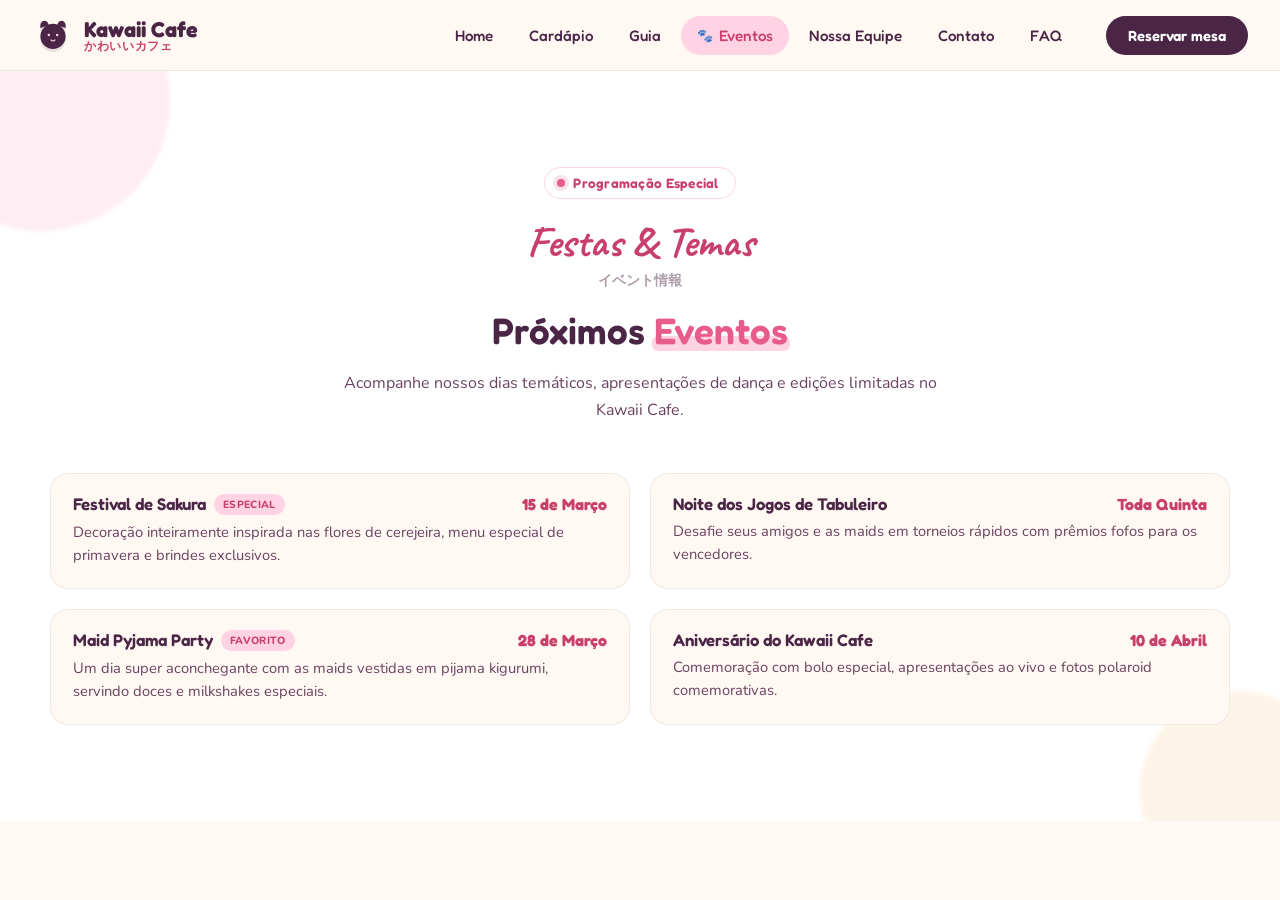
<file: eventos.html>
<!DOCTYPE html>
<html lang="pt-BR">
<head>
<meta charset="UTF-8">
<meta name="viewport" content="width=device-width, initial-scale=1.0">
<title>Eventos — Kawaii Cafe</title>
<link rel="preconnect" href="https://fonts.googleapis.com">
<link rel="preconnect" href="https://fonts.gstatic.com" crossorigin>
<link href="https://fonts.googleapis.com/css2?family=Caveat:wght@600;700&family=Fredoka:wght@500;600;700&family=Nunito:wght@400;600;700;800&display=swap" rel="stylesheet">
<link rel="stylesheet" href="card.css">
</head>
<body>

<header class="site-header" id="siteHeader">
  <div class="header-inner">
    <a href="index.html#top" class="brand">
      <span class="brand-mark" aria-hidden="true">
        <svg viewBox="0 0 60 60" width="42" height="42">
          <path d="M12 20 C10 8, 22 6, 24 16 Z" fill="#4A2545"/>
          <path d="M48 20 C50 8, 38 6, 36 16 Z" fill="#4A2545"/>
          <circle cx="30" cy="32" r="18" fill="#4A2545"/>
          <circle cx="24" cy="30" r="1.8" fill="#FFD3E4"/>
          <circle cx="36" cy="30" r="1.8" fill="#FFD3E4"/>
          <path d="M27 37 Q30 40 33 37" stroke="#FFD3E4" stroke-width="1.6" fill="none" stroke-linecap="round"/>
        </svg>
      </span>
      <span class="brand-text">
        <span class="brand-name">Kawaii Cafe</span>
        <span class="brand-sub">かわいいカフェ</span>
      </span>
    </a>

    <nav class="main-nav" id="mainNav" aria-label="Navegação principal">
      <ul>
        <li><a href="index.html#top" class="nav-link"><span class="paw" aria-hidden="true">🐾</span>Home</a></li>
        <li><a href="index.html#cardapio" class="nav-link">Cardápio</a></li>
        <li><a href="guia.html" class="nav-link">Guia</a></li>
        <li><a href="eventos.html" class="nav-link is-active"><span class="paw" aria-hidden="true">🐾</span>Eventos</a></li>
        <li><a href="index.html#equipe" class="nav-link">Nossa Equipe</a></li>
        <li><a href="index.html#contato" class="nav-link">Contato</a></li>
        <li><a href="index.html#faq" class="nav-link">FAQ</a></li>
      </ul>
    </nav>

    <a href="index.html#reservar" class="btn btn-nav-cta">Reservar mesa</a>

    <button class="nav-toggle" id="navToggle" aria-label="Abrir menu" aria-expanded="false" aria-controls="mainNav">
      <span></span><span></span><span></span>
    </button>
  </div>
</header>

<main>
<section class="menu" id="eventos">
  <div class="menu-bg" aria-hidden="true">
    <span class="bg-blob blob-4"></span>
    <span class="bg-blob blob-5"></span>
  </div>

  <div class="menu-inner">
    <div class="menu-head">
      <p class="eyebrow"><span class="dot"></span>Programação Especial</p>
      <h2 class="menu-script">Festas & Temas</h2>
      <p class="menu-jp">イベント情報</p>
      <h3 class="section-title">Próximos <span class="highlight">Eventos</span></h3>
      <p class="menu-desc">
        Acompanhe nossos dias temáticos, apresentações de dança e edições limitadas no Kawaii Cafe.
      </p>
    </div>

    <ul class="menu-grid is-active">
      <li class="menu-item">
        <div class="menu-item-top">
          <h4 class="menu-item-name">Festival de Sakura <span class="badge">Especial</span></h4>
          <span class="menu-item-price">15 de Março</span>
        </div>
        <p class="menu-item-desc">Decoração inteiramente inspirada nas flores de cerejeira, menu especial de primavera e brindes exclusivos.</p>
      </li>
      <li class="menu-item">
        <div class="menu-item-top">
          <h4 class="menu-item-name">Noite dos Jogos de Tabuleiro</h4>
          <span class="menu-item-price">Toda Quinta</span>
        </div>
        <p class="menu-item-desc">Desafie seus amigos e as maids em torneios rápidos com prêmios fofos para os vencedores.</p>
      </li>
      <li class="menu-item">
        <div class="menu-item-top">
          <h4 class="menu-item-name">Maid Pyjama Party <span class="badge">Favorito</span></h4>
          <span class="menu-item-price">28 de Março</span>
        </div>
        <p class="menu-item-desc">Um dia super aconchegante com as maids vestidas em pijama kigurumi, servindo doces e milkshakes especiais.</p>
      </li>
      <li class="menu-item">
        <div class="menu-item-top">
          <h4 class="menu-item-name">Aniversário do Kawaii Cafe</h4>
          <span class="menu-item-price">10 de Abril</span>
        </div>
        <p class="menu-item-desc">Comemoração com bolo especial, apresentações ao vivo e fotos polaroid comemorativas.</p>
      </li>
    </ul>
  </div>
</section>
</main>

<script src="script.js"></script>
</body>
</html>
</file>
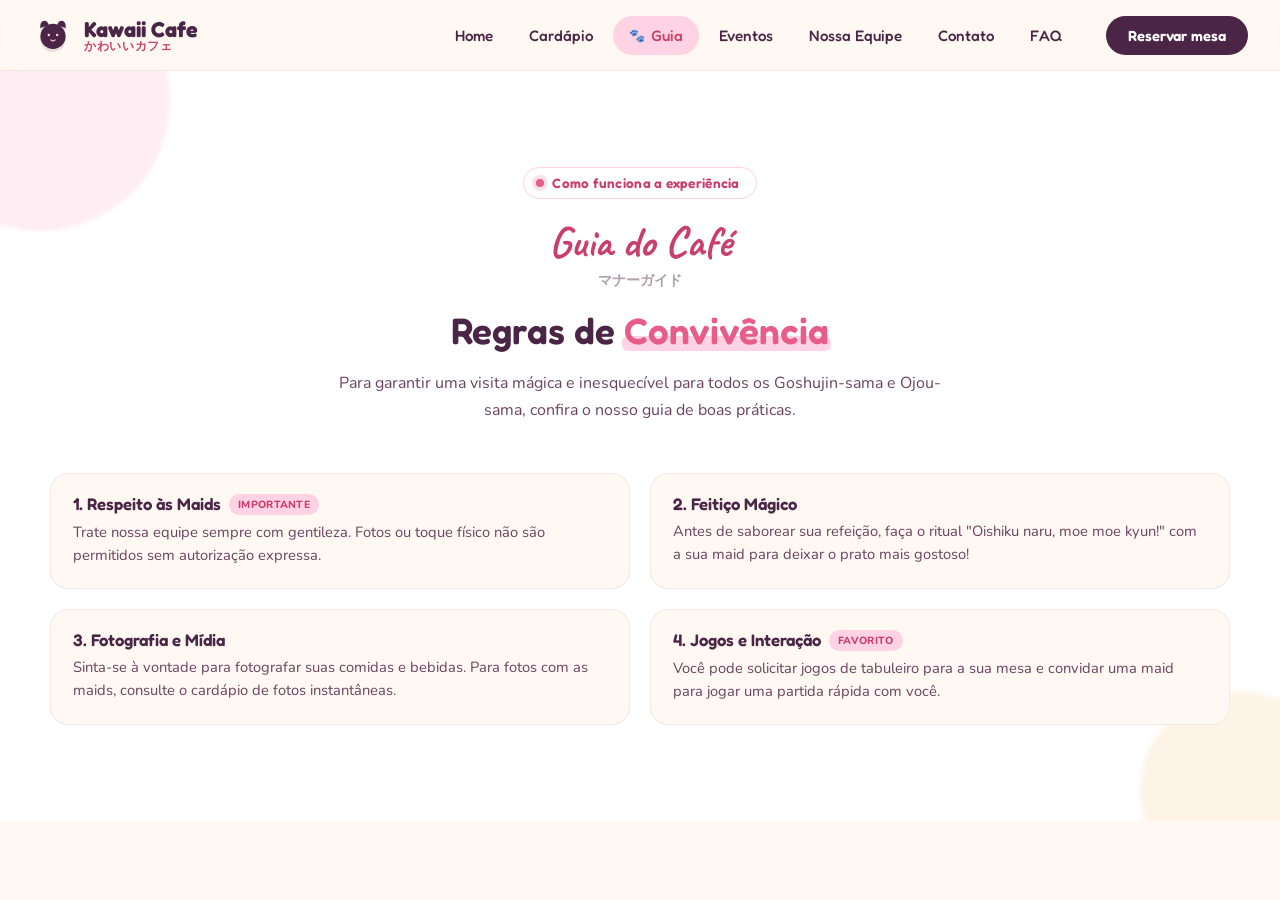
<file: guia.html>
<!DOCTYPE html>
<html lang="pt-BR">
<head>
<meta charset="UTF-8">
<meta name="viewport" content="width=device-width, initial-scale=1.0">
<title>Guia da Casa — Kawaii Cafe</title>
<link rel="preconnect" href="https://fonts.googleapis.com">
<link rel="preconnect" href="https://fonts.gstatic.com" crossorigin>
<link href="https://fonts.googleapis.com/css2?family=Caveat:wght@600;700&family=Fredoka:wght@500;600;700&family=Nunito:wght@400;600;700;800&display=swap" rel="stylesheet">
<link rel="stylesheet" href="card.css">
</head>
<body>

<header class="site-header" id="siteHeader">
  <div class="header-inner">
    <a href="index.html#top" class="brand">
      <span class="brand-mark" aria-hidden="true">
        <svg viewBox="0 0 60 60" width="42" height="42">
          <path d="M12 20 C10 8, 22 6, 24 16 Z" fill="#4A2545"/>
          <path d="M48 20 C50 8, 38 6, 36 16 Z" fill="#4A2545"/>
          <circle cx="30" cy="32" r="18" fill="#4A2545"/>
          <circle cx="24" cy="30" r="1.8" fill="#FFD3E4"/>
          <circle cx="36" cy="30" r="1.8" fill="#FFD3E4"/>
          <path d="M27 37 Q30 40 33 37" stroke="#FFD3E4" stroke-width="1.6" fill="none" stroke-linecap="round"/>
        </svg>
      </span>
      <span class="brand-text">
        <span class="brand-name">Kawaii Cafe</span>
        <span class="brand-sub">かわいいカフェ</span>
      </span>
    </a>

    <nav class="main-nav" id="mainNav" aria-label="Navegação principal">
      <ul>
        <li><a href="index.html#top" class="nav-link"><span class="paw" aria-hidden="true">🐾</span>Home</a></li>
        <li><a href="index.html#cardapio" class="nav-link">Cardápio</a></li>
        <li><a href="guia.html" class="nav-link is-active"><span class="paw" aria-hidden="true">🐾</span>Guia</a></li>
        <li><a href="eventos.html" class="nav-link">Eventos</a></li>
        <li><a href="index.html#equipe" class="nav-link">Nossa Equipe</a></li>
        <li><a href="index.html#contato" class="nav-link">Contato</a></li>
        <li><a href="index.html#faq" class="nav-link">FAQ</a></li>
      </ul>
    </nav>

    <a href="index.html#reservar" class="btn btn-nav-cta">Reservar mesa</a>

    <button class="nav-toggle" id="navToggle" aria-label="Abrir menu" aria-expanded="false" aria-controls="mainNav">
      <span></span><span></span><span></span>
    </button>
  </div>
</header>

<main>
<section class="menu" id="guia">
  <div class="menu-bg" aria-hidden="true">
    <span class="bg-blob blob-4"></span>
    <span class="bg-blob blob-5"></span>
  </div>

  <div class="menu-inner">
    <div class="menu-head">
      <p class="eyebrow"><span class="dot"></span>Como funciona a experiência</p>
      <h2 class="menu-script">Guia do Café</h2>
      <p class="menu-jp">マナーガイド</p>
      <h3 class="section-title">Regras de <span class="highlight">Convivência</span></h3>
      <p class="menu-desc">
        Para garantir uma visita mágica e inesquecível para todos os Goshujin-sama e Ojou-sama, confira o nosso guia de boas práticas.
      </p>
    </div>

    <ul class="menu-grid is-active">
      <li class="menu-item">
        <div class="menu-item-top">
          <h4 class="menu-item-name">1. Respeito às Maids <span class="badge">Importante</span></h4>
        </div>
        <p class="menu-item-desc">Trate nossa equipe sempre com gentileza. Fotos ou toque físico não são permitidos sem autorização expressa.</p>
      </li>
      <li class="menu-item">
        <div class="menu-item-top">
          <h4 class="menu-item-name">2. Feitiço Mágico</h4>
        </div>
        <p class="menu-item-desc">Antes de saborear sua refeição, faça o ritual "Oishiku naru, moe moe kyun!" com a sua maid para deixar o prato mais gostoso!</p>
      </li>
      <li class="menu-item">
        <div class="menu-item-top">
          <h4 class="menu-item-name">3. Fotografia e Mídia</h4>
        </div>
        <p class="menu-item-desc">Sinta-se à vontade para fotografar suas comidas e bebidas. Para fotos com as maids, consulte o cardápio de fotos instantâneas.</p>
      </li>
      <li class="menu-item">
        <div class="menu-item-top">
          <h4 class="menu-item-name">4. Jogos e Interação <span class="badge">Favorito</span></h4>
        </div>
        <p class="menu-item-desc">Você pode solicitar jogos de tabuleiro para a sua mesa e convidar uma maid para jogar uma partida rápida com você.</p>
      </li>
    </ul>
  </div>
</section>
</main>

<script src="script.js"></script>
</body>
</html>
</file>
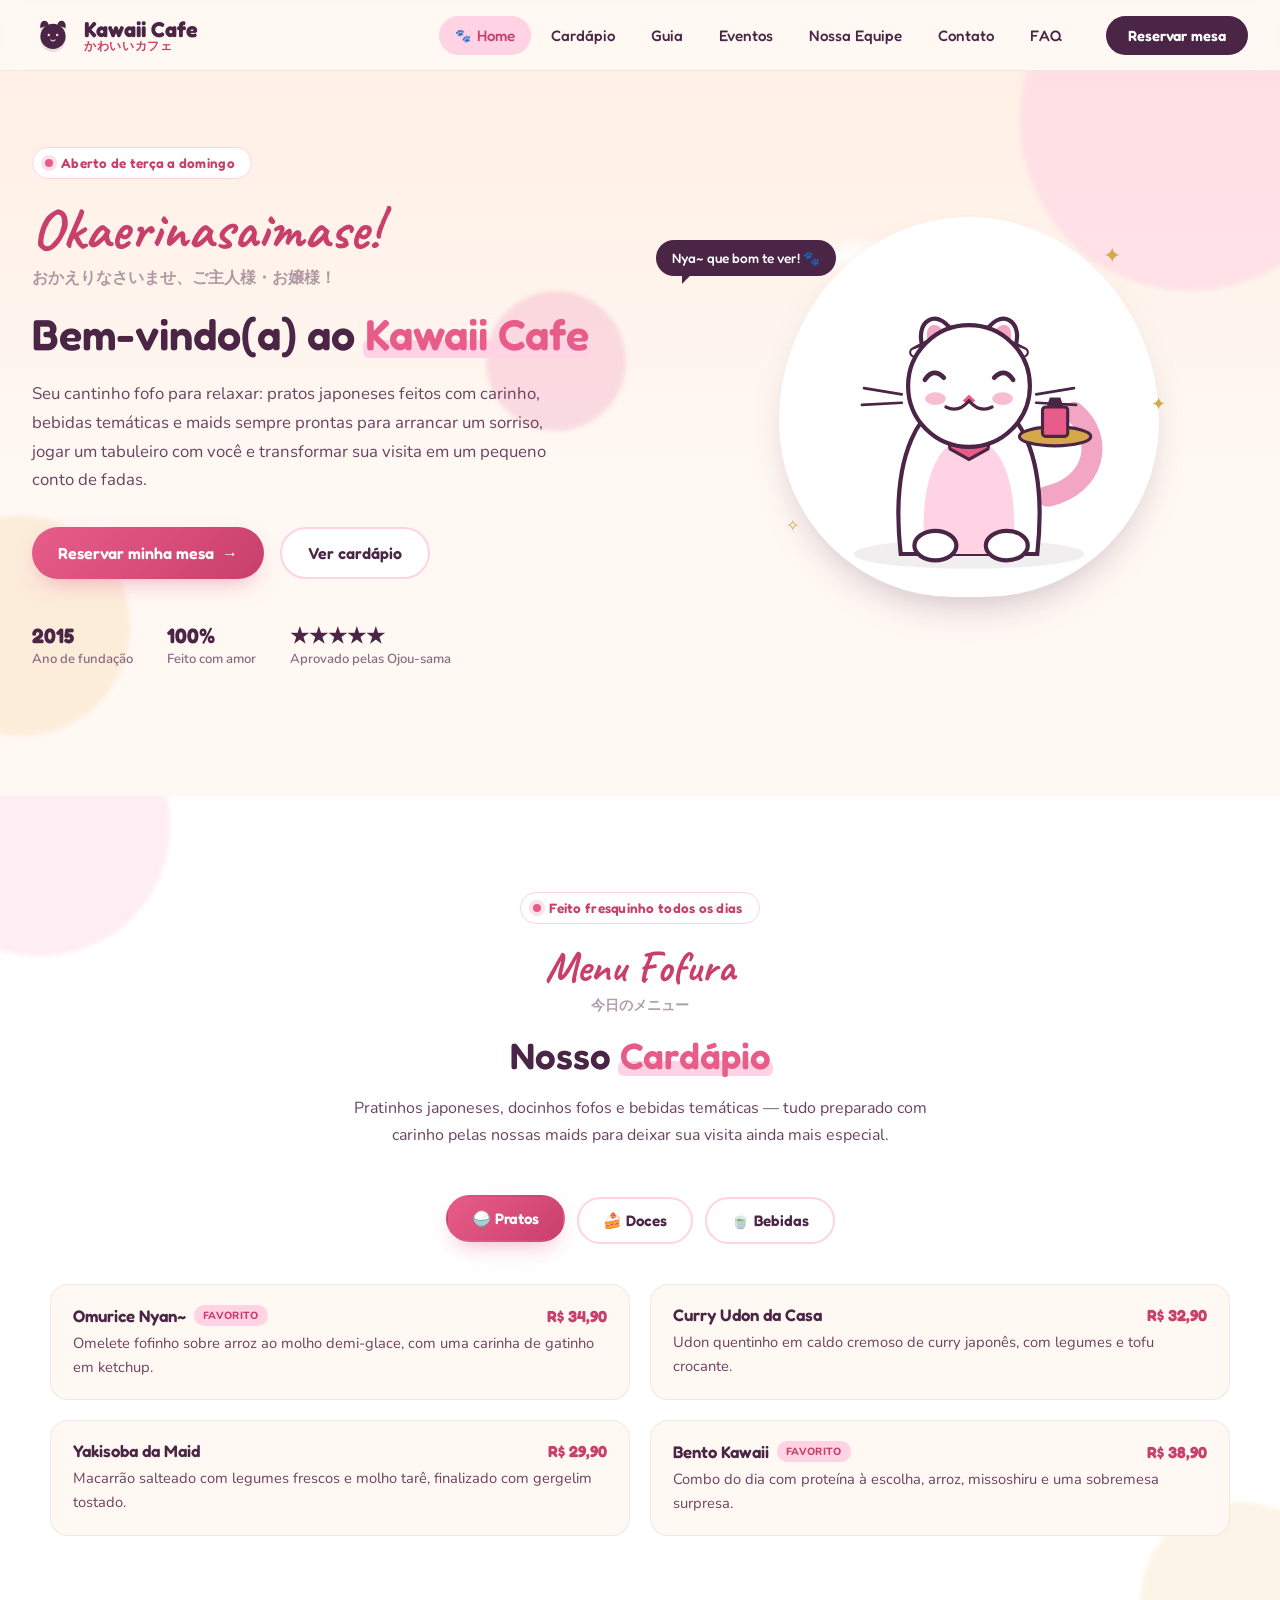
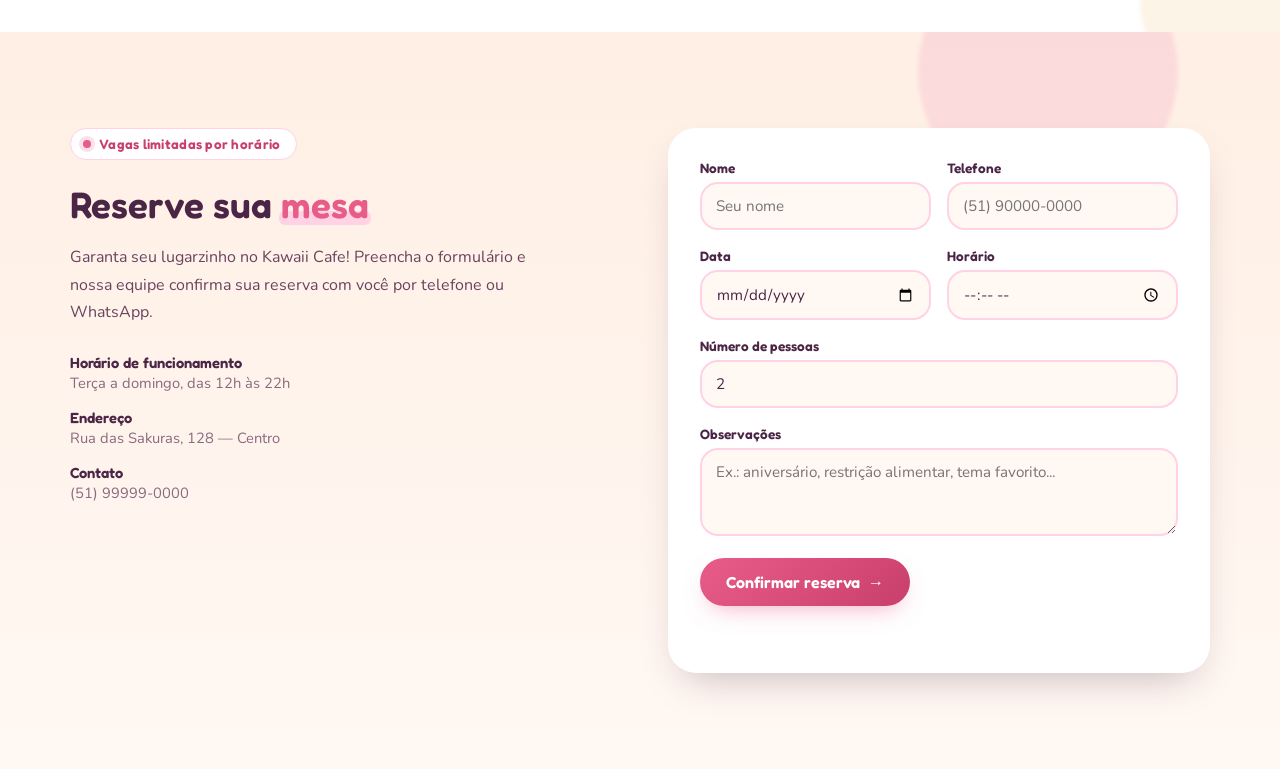
<file: produtos.html>
<!DOCTYPE html>
<html lang="pt-BR">
<head>
<meta charset="UTF-8">
<meta name="viewport" content="width=device-width, initial-scale=1.0">
<title>Kawaii Cafe — Maid Café</title>
<link rel="preconnect" href="https://fonts.googleapis.com">
<link rel="preconnect" href="https://fonts.gstatic.com" crossorigin>
<link href="https://fonts.googleapis.com/css2?family=Caveat:wght@600;700&family=Fredoka:wght@500;600;700&family=Nunito:wght@400;600;700;800&display=swap" rel="stylesheet">
<link rel="stylesheet" href="card.css">
</head>
<body>

<!-- ============ HEADER ============ -->
<header class="site-header" id="siteHeader">
  <div class="header-inner">

    <a href="#top" class="brand">
      <span class="brand-mark" aria-hidden="true">
        <svg viewBox="0 0 60 60" width="42" height="42">
          <path d="M12 20 C10 8, 22 6, 24 16 Z" fill="#4A2545"/>
          <path d="M48 20 C50 8, 38 6, 36 16 Z" fill="#4A2545"/>
          <circle cx="30" cy="32" r="18" fill="#4A2545"/>
          <circle cx="24" cy="30" r="1.8" fill="#FFD3E4"/>
          <circle cx="36" cy="30" r="1.8" fill="#FFD3E4"/>
          <path d="M27 37 Q30 40 33 37" stroke="#FFD3E4" stroke-width="1.6" fill="none" stroke-linecap="round"/>
        </svg>
      </span>
      <span class="brand-text">
        <span class="brand-name">Kawaii Cafe</span>
        <span class="brand-sub">かわいいカフェ</span>
      </span>
    </a>

    <nav class="main-nav" id="mainNav" aria-label="Navegação principal">
      <ul>
        <li><a href="#top" class="nav-link is-active"><span class="paw" aria-hidden="true">🐾</span>Home</a></li>
        <li><a href="#cardapio" class="nav-link">Cardápio</a></li>
        <li><a href="#guia" class="nav-link">Guia</a></li>
        <li><a href="#eventos" class="nav-link">Eventos</a></li>
        <li><a href="#equipe" class="nav-link">Nossa Equipe</a></li>
        <li><a href="#contato" class="nav-link">Contato</a></li>
        <li><a href="#faq" class="nav-link">FAQ</a></li>
      </ul>
    </nav>

    <a href="#reservar" class="btn btn-nav-cta">Reservar mesa</a>

    <button class="nav-toggle" id="navToggle" aria-label="Abrir menu" aria-expanded="false" aria-controls="mainNav">
      <span></span><span></span><span></span>
    </button>
  </div>
</header>

<!-- ============ HERO ============ -->
<main>
<section class="hero" id="top">

  <div class="hero-bg" aria-hidden="true">
    <span class="bg-blob blob-1"></span>
    <span class="bg-blob blob-2"></span>
    <span class="bg-blob blob-3"></span>
    <svg class="bg-paws" width="100%" height="100%" aria-hidden="true">
      <use href="#pawPattern"></use>
    </svg>
  </div>

  <div class="hero-inner">

    <div class="hero-copy">
      <p class="eyebrow"><span class="dot"></span>Aberto de terça a domingo</p>

      <h1 class="hero-script">Okaerinasaimase!</h1>
      <p class="hero-jp">おかえりなさいませ、ご主人様・お嬢様！</p>

      <h2 class="hero-title">
        Bem-vindo(a) ao <span class="highlight">Kawaii Cafe</span>
      </h2>

      <p class="hero-desc">
        Seu cantinho fofo para relaxar: pratos japoneses feitos com carinho,
        bebidas temáticas e maids sempre prontas para arrancar um sorriso,
        jogar um tabuleiro com você e transformar sua visita em um pequeno conto de fadas.
      </p>

      <div class="hero-actions">
        <a href="#reservar" class="btn btn-primary">
          Reservar minha mesa
          <span aria-hidden="true">→</span>
        </a>
        <a href="#cardapio" class="btn btn-ghost">Ver cardápio</a>
      </div>

      <ul class="hero-stats">
        <li>
          <strong>2015</strong>
          <span>Ano de fundação</span>
        </li>
        <li>
          <strong>100%</strong>
          <span>Feito com amor</span>
        </li>
        <li>
          <strong>★★★★★</strong>
          <span>Aprovado pelas Ojou-sama</span>
        </li>
      </ul>
    </div>

    <div class="hero-visual" aria-hidden="true">
      <div class="cat-card">
        <div class="cat-card-shine"></div>

        <svg viewBox="0 0 320 320" width="100%" height="100%" role="img" aria-label="Ilustração de gatinha mascote">
          <ellipse cx="160" cy="300" rx="110" ry="14" fill="#4A2545" opacity="0.08"/>

          <!-- tail -->
          <path d="M235 245 C280 235, 290 190, 260 165" stroke="#F2A6C4" stroke-width="20" stroke-linecap="round" fill="none"/>

          <!-- body -->
          <path d="M95 300 C85 210, 110 150, 160 150 C210 150, 235 210, 225 300 Z" fill="#FFFFFF" stroke="#4A2545" stroke-width="4"/>
          <path d="M118 300 C112 235, 128 190, 160 190 C192 190, 208 235, 202 300 Z" fill="#FFD3E4"/>

          <!-- ribbon -->
          <path d="M138 178 L160 196 L182 178 L178 200 L160 210 L142 200 Z" fill="#E85C8A" stroke="#4A2545" stroke-width="3"/>

          <!-- ears -->
          <path d="M118 108 C104 78, 132 62, 146 92 Z" fill="#FFFFFF" stroke="#4A2545" stroke-width="4"/>
          <path d="M202 108 C216 78, 188 62, 174 92 Z" fill="#FFFFFF" stroke="#4A2545" stroke-width="4"/>
          <path d="M122 100 C114 82, 130 74, 138 92 Z" fill="#F2A6C4"/>
          <path d="M198 100 C206 82, 190 74, 182 92 Z" fill="#F2A6C4"/>

          <!-- maid headband -->
          <path d="M108 108 Q160 78 212 108" stroke="#4A2545" stroke-width="10" fill="none" stroke-linecap="round"/>
          <path d="M108 108 Q160 88 212 108" stroke="#FFFFFF" stroke-width="6" fill="none" stroke-linecap="round"/>

          <!-- head -->
          <circle cx="160" cy="140" r="58" fill="#FFFFFF" stroke="#4A2545" stroke-width="4"/>

          <!-- blush -->
          <ellipse cx="128" cy="152" rx="10" ry="6" fill="#F7B6CE" opacity="0.9"/>
          <ellipse cx="192" cy="152" rx="10" ry="6" fill="#F7B6CE" opacity="0.9"/>

          <!-- eyes -->
          <path d="M118 134 Q126 122 136 132" stroke="#4A2545" stroke-width="4.5" fill="none" stroke-linecap="round"/>
          <path d="M184 132 Q194 122 202 134" stroke="#4A2545" stroke-width="4.5" fill="none" stroke-linecap="round"/>

          <!-- nose+mouth -->
          <path d="M160 148 L154 154 Q160 160 166 154 Z" fill="#E85C8A"/>
          <path d="M160 154 Q150 166 138 160" stroke="#4A2545" stroke-width="3" fill="none" stroke-linecap="round"/>
          <path d="M160 154 Q170 166 182 160" stroke="#4A2545" stroke-width="3" fill="none" stroke-linecap="round"/>

          <!-- whiskers -->
          <path d="M96 148 L60 142 M96 156 L58 158" stroke="#4A2545" stroke-width="2.5" stroke-linecap="round"/>
          <path d="M224 148 L260 142 M224 156 L262 158" stroke="#4A2545" stroke-width="2.5" stroke-linecap="round"/>

          <!-- paws -->
          <ellipse cx="128" cy="292" rx="20" ry="14" fill="#FFFFFF" stroke="#4A2545" stroke-width="4"/>
          <ellipse cx="196" cy="292" rx="20" ry="14" fill="#FFFFFF" stroke="#4A2545" stroke-width="4"/>

          <!-- tray -->
          <ellipse cx="242" cy="188" rx="34" ry="9" fill="#D4A84B" stroke="#4A2545" stroke-width="3"/>
          <rect x="230" y="160" width="24" height="28" rx="3" fill="#E85C8A" stroke="#4A2545" stroke-width="3"/>
          <path d="M234 160 h16 l-3 -9 h-10 z" fill="#4A2545"/>
        </svg>

        <span class="sparkle sparkle-a">✦</span>
        <span class="sparkle sparkle-b">✧</span>
        <span class="sparkle sparkle-c">✦</span>
      </div>

      <div class="speech-bubble">
        <span>Nya~ que bom te ver! 🐾</span>
      </div>
    </div>

  </div>

  <!-- scalloped cat-ear divider -->
  <svg class="hero-divider" viewBox="0 0 1200 90" preserveAspectRatio="none" aria-hidden="true">
    <path d="M0,40
             Q50,0 100,40
             Q150,0 200,40
             Q250,0 300,40
             Q350,0 400,40
             Q450,0 500,40
             Q550,0 600,40
             Q650,0 700,40
             Q750,0 800,40
             Q850,0 900,40
             Q950,0 1000,40
             Q1050,0 1100,40
             Q1150,0 1200,40
             L1200,90 L0,90 Z" fill="#FFF8F3"/>
  </svg>
</section>

<!-- ============ CARDÁPIO ============ -->
<section class="menu" id="cardapio">

  <div class="menu-bg" aria-hidden="true">
    <span class="bg-blob blob-4"></span>
    <span class="bg-blob blob-5"></span>
  </div>

  <div class="menu-inner">

    <div class="menu-head">
      <p class="eyebrow"><span class="dot"></span>Feito fresquinho todos os dias</p>
      <h2 class="menu-script">Menu Fofura</h2>
      <p class="menu-jp">今日のメニュー</p>
      <h3 class="section-title">Nosso <span class="highlight">Cardápio</span></h3>
      <p class="menu-desc">
        Pratinhos japoneses, docinhos fofos e bebidas temáticas — tudo preparado
        com carinho pelas nossas maids para deixar sua visita ainda mais especial.
      </p>
    </div>

    <div class="menu-tabs" role="tablist" aria-label="Categorias do cardápio">
      <button class="tab-btn is-active" type="button" role="tab" aria-selected="true" aria-controls="painel-pratos" id="tab-pratos" data-tab="pratos">🍚 Pratos</button>
      <button class="tab-btn" type="button" role="tab" aria-selected="false" aria-controls="painel-doces" id="tab-doces" data-tab="doces">🍰 Doces</button>
      <button class="tab-btn" type="button" role="tab" aria-selected="false" aria-controls="painel-bebidas" id="tab-bebidas" data-tab="bebidas">🍵 Bebidas</button>
    </div>

    <div class="menu-panels">

      <ul class="menu-grid is-active" id="painel-pratos" role="tabpanel" aria-labelledby="tab-pratos">
        <li class="menu-item">
          <div class="menu-item-top">
            <h4 class="menu-item-name">Omurice Nyan~ <span class="badge">Favorito</span></h4>
            <span class="menu-item-price">R$ 34,90</span>
          </div>
          <p class="menu-item-desc">Omelete fofinho sobre arroz ao molho demi-glace, com uma carinha de gatinho em ketchup.</p>
        </li>
        <li class="menu-item">
          <div class="menu-item-top">
            <h4 class="menu-item-name">Curry Udon da Casa</h4>
            <span class="menu-item-price">R$ 32,90</span>
          </div>
          <p class="menu-item-desc">Udon quentinho em caldo cremoso de curry japonês, com legumes e tofu crocante.</p>
        </li>
        <li class="menu-item">
          <div class="menu-item-top">
            <h4 class="menu-item-name">Yakisoba da Maid</h4>
            <span class="menu-item-price">R$ 29,90</span>
          </div>
          <p class="menu-item-desc">Macarrão salteado com legumes frescos e molho tarê, finalizado com gergelim tostado.</p>
        </li>
        <li class="menu-item">
          <div class="menu-item-top">
            <h4 class="menu-item-name">Bento Kawaii <span class="badge">Favorito</span></h4>
            <span class="menu-item-price">R$ 38,90</span>
          </div>
          <p class="menu-item-desc">Combo do dia com proteína à escolha, arroz, missoshiru e uma sobremesa surpresa.</p>
        </li>
      </ul>

      <ul class="menu-grid" id="painel-doces" role="tabpanel" aria-labelledby="tab-doces" hidden>
        <li class="menu-item">
          <div class="menu-item-top">
            <h4 class="menu-item-name">Purin Fofinho <span class="badge">Favorito</span></h4>
            <span class="menu-item-price">R$ 18,90</span>
          </div>
          <p class="menu-item-desc">Pudim de leite condensado com calda de caramelo e um chantininho decorado.</p>
        </li>
        <li class="menu-item">
          <div class="menu-item-top">
            <h4 class="menu-item-name">Pancake Nekomimi</h4>
            <span class="menu-item-price">R$ 24,90</span>
          </div>
          <p class="menu-item-desc">Panqueca americana fofa com orelhinhas de gato em chantilly e frutas vermelhas.</p>
        </li>
        <li class="menu-item">
          <div class="menu-item-top">
            <h4 class="menu-item-name">Parfait Sakura</h4>
            <span class="menu-item-price">R$ 26,90</span>
          </div>
          <p class="menu-item-desc">Camadas de sorvete de baunilha, morango e granola, finalizado com flor de sakura.</p>
        </li>
        <li class="menu-item">
          <div class="menu-item-top">
            <h4 class="menu-item-name">Cheesecake de Matcha</h4>
            <span class="menu-item-price">R$ 22,90</span>
          </div>
          <p class="menu-item-desc">Cremoso, com base crocante e pó de matcha cerimonial por cima.</p>
        </li>
      </ul>

      <ul class="menu-grid" id="painel-bebidas" role="tabpanel" aria-labelledby="tab-bebidas" hidden>
        <li class="menu-item">
          <div class="menu-item-top">
            <h4 class="menu-item-name">Nekoccino <span class="badge">Favorito</span></h4>
            <span class="menu-item-price">R$ 16,90</span>
          </div>
          <p class="menu-item-desc">Cappuccino cremoso com arte de leite em formato de gatinho.</p>
        </li>
        <li class="menu-item">
          <div class="menu-item-top">
            <h4 class="menu-item-name">Ramune Especial</h4>
            <span class="menu-item-price">R$ 14,90</span>
          </div>
          <p class="menu-item-desc">Refrigerante japonês em sabores variados, servido na garrafinha clássica.</p>
        </li>
        <li class="menu-item">
          <div class="menu-item-top">
            <h4 class="menu-item-name">Milkshake Purin</h4>
            <span class="menu-item-price">R$ 19,90</span>
          </div>
          <p class="menu-item-desc">Milkshake cremoso de caramelo com pedacinhos de pudim por dentro.</p>
        </li>
        <li class="menu-item">
          <div class="menu-item-top">
            <h4 class="menu-item-name">Chá Sakura Gelado</h4>
            <span class="menu-item-price">R$ 15,90</span>
          </div>
          <p class="menu-item-desc">Chá floral levemente adocicado, servido com pétalas comestíveis.</p>
        </li>
      </ul>

    </div>

  </div>
</section>

<!-- ============ RESERVAS ============ -->
<section class="reservas" id="reservar">

  <div class="reservas-bg" aria-hidden="true">
    <span class="bg-blob blob-6"></span>
  </div>

  <div class="reservas-inner">

    <div class="reservas-info">
      <p class="eyebrow"><span class="dot"></span>Vagas limitadas por horário</p>
      <h3 class="section-title">Reserve sua <span class="highlight">mesa</span></h3>
      <p class="reservas-desc">
        Garanta seu lugarzinho no Kawaii Cafe! Preencha o formulário e nossa
        equipe confirma sua reserva com você por telefone ou WhatsApp.
      </p>

      <ul class="reservas-details">
        <li>
          <strong>Horário de funcionamento</strong>
          <span>Terça a domingo, das 12h às 22h</span>
        </li>
        <li>
          <strong>Endereço</strong>
          <span>Rua das Sakuras, 128 — Centro</span>
        </li>
        <li>
          <strong>Contato</strong>
          <span>(51) 99999-0000</span>
        </li>
      </ul>
    </div>

    <form class="reservas-form" id="reservaForm" novalidate>
      <div class="form-row">
        <label for="reservaNome">Nome
          <input type="text" id="reservaNome" name="nome" placeholder="Seu nome" required>
        </label>
        <label for="reservaTelefone">Telefone
          <input type="tel" id="reservaTelefone" name="telefone" placeholder="(51) 90000-0000" required>
        </label>
      </div>
      <div class="form-row">
        <label for="reservaData">Data
          <input type="date" id="reservaData" name="data" required>
        </label>
        <label for="reservaHorario">Horário
          <input type="time" id="reservaHorario" name="horario" required>
        </label>
      </div>
      <label for="reservaPessoas">Número de pessoas
        <input type="number" id="reservaPessoas" name="pessoas" min="1" max="20" value="2" required>
      </label>
      <label for="reservaObs">Observações
        <textarea id="reservaObs" name="observacoes" rows="3" placeholder="Ex.: aniversário, restrição alimentar, tema favorito..."></textarea>
      </label>
      <button type="submit" class="btn btn-primary">
        Confirmar reserva
        <span aria-hidden="true">→</span>
      </button>
      <p class="form-note" id="formNote" role="status" aria-live="polite"></p>
    </form>

  </div>
</section>


<svg width="0" height="0" style="position:absolute">
  <defs>
    <pattern id="pawPattern" x="0" y="0" width="140" height="140" patternUnits="userSpaceOnUse">
      <g fill="#4A2545" opacity="0.05">
        <circle cx="70" cy="80" r="14"/>
        <circle cx="55" cy="60" r="6"/>
        <circle cx="70" cy="52" r="6"/>
        <circle cx="85" cy="60" r="6"/>
      </g>
    </pattern>
  </defs>
</svg>
</main>

<script src="script.js"></script>
</body>
</html>
</file>
<file: style.css>
/* ===================================================================
   KAWAII CAFE — tokens
=================================================================== */
:root{
  --cream:        #FFF8F3;
  --cream-deep:   #FFEFE4;
  --pink-soft:    #FFD3E4;
  --pink-mid:     #F2A6C4;
  --magenta:      #E85C8A;
  --magenta-dark: #C93F6B;
  --plum:         #4A2545;
  --plum-70:      #4A254570;
  --gold:         #D4A84B;
  --white:        #FFFFFF;

  --font-display: 'Fredoka', sans-serif;
  --font-body:    'Nunito', sans-serif;
  --font-script:  'Caveat', cursive;

  --radius-lg: 28px;
  --radius-md: 18px;
  --radius-pill: 999px;

  --shadow-soft: 0 18px 40px -18px rgba(74, 37, 69, 0.35);
  --shadow-pop:  0 10px 24px -10px rgba(232, 92, 138, 0.55);
}

*, *::before, *::after{ box-sizing: border-box; }
html{ scroll-behavior: smooth; }
body{
  margin: 0;
  font-family: var(--font-body);
  color: var(--plum);
  background: var(--cream);
  -webkit-font-smoothing: antialiased;
}
img, svg{ display:block; max-width:100%; }
a{ text-decoration:none; color:inherit; }
ul{ list-style:none; margin:0; padding:0; }

:focus-visible{
  outline: 3px solid var(--magenta);
  outline-offset: 3px;
  border-radius: 6px;
}

@media (prefers-reduced-motion: reduce){
  *{ animation-duration: 0.01ms !important; animation-iteration-count: 1 !important; transition-duration: 0.01ms !important; scroll-behavior: auto !important; }
}

/* ===================================================================
   BUTTONS
=================================================================== */
.btn{
  display:inline-flex;
  align-items:center;
  gap:8px;
  font-family: var(--font-display);
  font-weight: 600;
  font-size: 1rem;
  padding: 14px 26px;
  border-radius: var(--radius-pill);
  border: none;
  cursor: pointer;
  transition: transform .25s ease, box-shadow .25s ease, background .25s ease;
  white-space: nowrap;
}
.btn:hover{ transform: translateY(-3px); }
.btn:active{ transform: translateY(-1px); }

.btn-primary{
  background: linear-gradient(135deg, var(--magenta), var(--magenta-dark));
  color: var(--white);
  box-shadow: var(--shadow-pop);
}
.btn-primary:hover{ box-shadow: 0 16px 30px -10px rgba(232,92,138,0.65); }
.btn-primary span{ transition: transform .25s ease; }
.btn-primary:hover span{ transform: translateX(4px); }

.btn-ghost{
  background: var(--white);
  color: var(--plum);
  border: 2px solid var(--pink-soft);
}
.btn-ghost:hover{ border-color: var(--magenta); color: var(--magenta-dark); }

.btn-nav-cta{
  background: var(--plum);
  color: var(--white);
  font-size: 0.92rem;
  padding: 11px 22px;
}
.btn-nav-cta:hover{ background: var(--magenta-dark); }

/* ===================================================================
   HEADER
=================================================================== */
.site-header{
  position: sticky;
  top: 0;
  z-index: 100;
  background: rgba(255, 248, 243, 0.85);
  backdrop-filter: blur(10px);
  border-bottom: 1px solid rgba(74,37,69,0.08);
}

.header-inner{
  max-width: 1280px;
  margin: 0 auto;
  padding: 14px 32px;
  display: flex;
  align-items: center;
  gap: 28px;
}

.brand{
  display: flex;
  align-items: center;
  gap: 10px;
  margin-right: auto;
}
.brand-mark{
  display:flex;
  filter: drop-shadow(0 3px 0 rgba(74,37,69,0.12));
  transition: transform .3s ease;
}
.brand:hover .brand-mark{ transform: rotate(-8deg) scale(1.05); }

.brand-text{ display:flex; flex-direction:column; line-height:1.05; }
.brand-name{
  font-family: var(--font-display);
  font-weight: 700;
  font-size: 1.35rem;
  color: var(--plum);
}
.brand-sub{
  font-size: 0.72rem;
  letter-spacing: 0.06em;
  color: var(--magenta-dark);
  font-weight: 700;
}

.main-nav ul{ display:flex; align-items:center; gap: 4px; }

.nav-link{
  display:flex;
  align-items:center;
  gap:6px;
  font-family: var(--font-display);
  font-size: 0.95rem;
  font-weight: 500;
  color: var(--plum);
  padding: 10px 16px;
  border-radius: var(--radius-pill);
  position: relative;
  transition: color .2s ease, background .2s ease;
}
.nav-link .paw{ font-size: 0.85em; opacity:0; transform: scale(0.6); transition: all .2s ease; }
.nav-link:hover, .nav-link.is-active{ background: var(--pink-soft); color: var(--magenta-dark); }
.nav-link:hover .paw, .nav-link.is-active .paw{ opacity:1; transform: scale(1); }

.nav-toggle{
  display:none;
  flex-direction:column;
  justify-content:center;
  gap:5px;
  width: 42px;
  height: 42px;
  border-radius: var(--radius-md);
  border: none;
  background: var(--pink-soft);
  cursor:pointer;
}
.nav-toggle span{
  display:block;
  height: 3px;
  width: 22px;
  margin: 0 auto;
  background: var(--plum);
  border-radius: 3px;
  transition: transform .25s ease, opacity .25s ease;
}
.nav-toggle[aria-expanded="true"] span:nth-child(1){ transform: translateY(8px) rotate(45deg); }
.nav-toggle[aria-expanded="true"] span:nth-child(2){ opacity: 0; }
.nav-toggle[aria-expanded="true"] span:nth-child(3){ transform: translateY(-8px) rotate(-45deg); }

/* ===================================================================
   HERO
=================================================================== */
.hero{
  position: relative;
  overflow: hidden;
  padding: 76px 32px 0;
  background: linear-gradient(180deg, var(--cream-deep) 0%, var(--cream) 55%);
}

.hero-bg{ position:absolute; inset:0; z-index:0; pointer-events:none; }
.bg-blob{
  position:absolute;
  border-radius: 50%;
  filter: blur(2px);
  opacity: 0.55;
}
.blob-1{ width:340px; height:340px; background: var(--pink-soft); top:-120px; right:-80px; }
.blob-2{ width:220px; height:220px; background: #FBE4C6; bottom:60px; left:-90px; }
.blob-3{ width:140px; height:140px; background: var(--pink-mid); opacity:0.35; top:220px; left:38%; }
.bg-paws{ position:absolute; inset:0; }

.hero-inner{
  position: relative;
  z-index: 1;
  max-width: 1280px;
  margin: 0 auto;
  display: grid;
  grid-template-columns: 1.05fr 0.95fr;
  align-items: center;
  gap: 40px;
  padding-bottom: 64px;
}

.eyebrow{
  display:inline-flex;
  align-items:center;
  gap:8px;
  font-family: var(--font-display);
  font-weight: 600;
  font-size: 0.85rem;
  letter-spacing: 0.02em;
  color: var(--magenta-dark);
  background: var(--white);
  border: 1px solid var(--pink-soft);
  padding: 7px 16px 7px 12px;
  border-radius: var(--radius-pill);
  margin: 0 0 22px;
}
.eyebrow .dot{
  width:8px; height:8px; border-radius:50%;
  background: var(--magenta);
  box-shadow: 0 0 0 4px rgba(232,92,138,0.18);
}

.hero-script{
  font-family: var(--font-script);
  font-weight: 700;
  font-size: clamp(2.6rem, 5vw, 3.6rem);
  color: var(--magenta-dark);
  margin: 0;
  line-height: 1;
}
.hero-jp{
  font-family: var(--font-body);
  font-weight: 700;
  font-size: 1rem;
  color: var(--plum-70);
  margin: 8px 0 20px;
}

.hero-title{
  font-family: var(--font-display);
  font-weight: 600;
  font-size: clamp(1.9rem, 3.4vw, 2.7rem);
  line-height: 1.2;
  margin: 0 0 20px;
  color: var(--plum);
}
.hero-title .highlight{
  color: var(--magenta);
  position: relative;
  white-space: nowrap;
}
.hero-title .highlight::after{
  content:"";
  position:absolute;
  left:-2px; right:-2px; bottom:2px;
  height: 0.4em;
  background: var(--pink-soft);
  z-index: -1;
  border-radius: 6px;
}

.hero-desc{
  font-size: 1.05rem;
  line-height: 1.7;
  color: #6B4360;
  max-width: 520px;
  margin: 0 0 32px;
}

.hero-actions{
  display:flex;
  flex-wrap: wrap;
  gap: 16px;
  margin-bottom: 44px;
}

.hero-stats{
  display:flex;
  gap: 34px;
  flex-wrap: wrap;
}
.hero-stats li{ display:flex; flex-direction:column; gap:2px; }
.hero-stats strong{
  font-family: var(--font-display);
  font-size: 1.3rem;
  color: var(--plum);
}
.hero-stats span{
  font-size: 0.82rem;
  color: #8A6A80;
  font-weight: 600;
}

/* ---- visual side ---- */
.hero-visual{
  position: relative;
  display:flex;
  justify-content:center;
  align-items:center;
}

.cat-card{
  position: relative;
  width: min(380px, 88vw);
  aspect-ratio: 1 / 1;
  background: var(--white);
  border-radius: 50% 50% 46% 46% / 54% 54% 46% 46%;
  box-shadow: var(--shadow-soft);
  padding: 22px;
  animation: float 6s ease-in-out infinite;
}
.cat-card-shine{
  position:absolute;
  top: 20px; left: 34px;
  width: 70px; height: 34px;
  background: radial-gradient(closest-side, rgba(255,255,255,0.9), transparent);
  border-radius: 50%;
  transform: rotate(-20deg);
}

@keyframes float{
  0%, 100%{ transform: translateY(0px); }
  50%{ transform: translateY(-14px); }
}

.sparkle{
  position:absolute;
  color: var(--gold);
  font-size: 1.4rem;
  animation: twinkle 2.6s ease-in-out infinite;
}
.sparkle-a{ top: 6%; right: 10%; animation-delay: 0s; }
.sparkle-b{ bottom: 16%; left: 2%; font-size: 1rem; animation-delay: .6s; }
.sparkle-c{ top: 46%; right: -2%; font-size: 1.1rem; animation-delay: 1.2s; }

@keyframes twinkle{
  0%, 100%{ opacity: 0.35; transform: scale(0.85) rotate(0deg); }
  50%{ opacity: 1; transform: scale(1.15) rotate(12deg); }
}

.speech-bubble{
  position: absolute;
  top: 6%;
  left: -6%;
  background: var(--plum);
  color: var(--white);
  font-family: var(--font-display);
  font-size: 0.85rem;
  font-weight: 500;
  padding: 10px 16px;
  border-radius: var(--radius-md);
  box-shadow: var(--shadow-soft);
  animation: float 6s ease-in-out infinite;
  animation-delay: .3s;
}
.speech-bubble::after{
  content:"";
  position:absolute;
  bottom:-8px; left: 26px;
  width: 16px; height: 16px;
  background: var(--plum);
  clip-path: polygon(0 0, 100% 0, 0 100%);
}

.hero-divider{
  position: relative;
  z-index: 1;
  display:block;
  width: 100%;
  height: 70px;
  margin-top: -6px;
}

/* ===================================================================
   RESPONSIVE
=================================================================== */
@media (max-width: 980px){
  .hero-inner{ grid-template-columns: 1fr; text-align:center; }
  .hero-desc{ margin-inline:auto; }
  .hero-actions, .hero-stats{ justify-content:center; }
  .hero-visual{ order:-1; margin-bottom: 12px; }
  .speech-bubble{ left: 4%; }
}

@media (max-width: 860px){
  .btn-nav-cta{ display:none; }
  .nav-toggle{ display:flex; }

  .main-nav{
    position: absolute;
    top: 100%;
    left: 0; right: 0;
    background: var(--cream);
    border-bottom: 1px solid rgba(74,37,69,0.08);
    box-shadow: var(--shadow-soft);
    max-height: 0;
    overflow: hidden;
    transition: max-height .35s ease;
  }
  .main-nav.is-open{ max-height: 420px; }
  .main-nav ul{ flex-direction: column; align-items: stretch; padding: 12px 20px 20px; gap: 4px; }
  .nav-link{ padding: 12px 16px; border-radius: var(--radius-md); }
}

@media (max-width: 480px){
  .header-inner{ padding: 12px 18px; }
  .hero{ padding: 56px 18px 0; }
  .brand-name{ font-size: 1.15rem; }
  .cat-card{ padding: 16px; }
}
/* ===================================================================
   SECTION TITLE (shared: cardápio, reservas)
=================================================================== */
.section-title{
  font-family: var(--font-display);
  font-weight: 600;
  font-size: clamp(1.7rem, 3vw, 2.3rem);
  line-height: 1.25;
  margin: 0 0 16px;
  color: var(--plum);
}
.section-title .highlight{
  color: var(--magenta);
  position: relative;
  white-space: nowrap;
}
.section-title .highlight::after{
  content:"";
  position:absolute;
  left:-2px; right:-2px; bottom:2px;
  height: 0.4em;
  background: var(--pink-soft);
  z-index: -1;
  border-radius: 6px;
}

/* ===================================================================
   CARDÁPIO
=================================================================== */
.menu{
  position: relative;
  overflow: hidden;
  padding: 96px 32px;
  background: var(--white);
}

.menu-bg{ position:absolute; inset:0; z-index:0; pointer-events:none; }
.blob-4{ width:260px; height:260px; background: var(--pink-soft); opacity:0.4; top:-100px; left:-90px; }
.blob-5{ width:200px; height:200px; background: #FBE4C6; opacity:0.4; bottom:-70px; right:-60px; }

.menu-inner{
  position: relative;
  z-index: 1;
  max-width: 1180px;
  margin: 0 auto;
}

.menu-head{
  max-width: 620px;
  margin: 0 auto 48px;
  text-align: center;
}
.menu-head .eyebrow{ margin-left:auto; margin-right:auto; }
.menu-script{
  font-family: var(--font-script);
  font-weight: 700;
  font-size: clamp(2rem, 3.6vw, 2.7rem);
  color: var(--magenta-dark);
  margin: 0;
  line-height: 1;
}
.menu-jp{
  font-family: var(--font-body);
  font-weight: 700;
  font-size: 0.9rem;
  color: var(--plum-70);
  margin: 6px 0 18px;
}
.menu-head .section-title{ margin-inline: auto; }
.menu-desc{
  font-size: 1rem;
  line-height: 1.7;
  color: #6B4360;
  margin: 0;
}

.menu-tabs{
  display: flex;
  justify-content: center;
  flex-wrap: wrap;
  gap: 12px;
  margin-bottom: 40px;
}
.tab-btn{
  font-family: var(--font-display);
  font-weight: 600;
  font-size: 0.95rem;
  padding: 12px 24px;
  border-radius: var(--radius-pill);
  border: 2px solid var(--pink-soft);
  background: var(--white);
  color: var(--plum);
  cursor: pointer;
  transition: transform .2s ease, border-color .2s ease, color .2s ease, background .2s ease, box-shadow .2s ease;
}
.tab-btn:hover{ border-color: var(--magenta); color: var(--magenta-dark); }
.tab-btn.is-active{
  background: linear-gradient(135deg, var(--magenta), var(--magenta-dark));
  color: var(--white);
  border-color: transparent;
  box-shadow: var(--shadow-pop);
  transform: translateY(-2px);
}

.menu-grid{
  display: none;
  grid-template-columns: repeat(2, 1fr);
  gap: 20px;
}
.menu-grid.is-active{ display: grid; }

.menu-item{
  background: var(--cream);
  border: 1px solid rgba(74,37,69,0.07);
  border-radius: var(--radius-md);
  padding: 20px 22px;
  transition: transform .25s ease, box-shadow .25s ease;
}
.menu-item:hover{ transform: translateY(-4px); box-shadow: var(--shadow-soft); }

.menu-item-top{
  display: flex;
  align-items: baseline;
  justify-content: space-between;
  gap: 12px;
  margin-bottom: 6px;
}
.menu-item-name{
  font-family: var(--font-display);
  font-weight: 600;
  font-size: 1.05rem;
  color: var(--plum);
  margin: 0;
  display: flex;
  align-items: center;
  flex-wrap: wrap;
  gap: 8px;
}
.menu-item-price{
  font-family: var(--font-display);
  font-weight: 700;
  color: var(--magenta-dark);
  white-space: nowrap;
}
.menu-item-desc{
  margin: 0;
  font-size: 0.92rem;
  line-height: 1.6;
  color: #6B4360;
}

.badge{
  font-family: var(--font-body);
  font-size: 0.65rem;
  font-weight: 800;
  letter-spacing: 0.03em;
  text-transform: uppercase;
  color: var(--magenta-dark);
  background: var(--pink-soft);
  padding: 3px 9px;
  border-radius: var(--radius-pill);
}

/* ===================================================================
   RESERVAS
=================================================================== */
.reservas{
  position: relative;
  overflow: hidden;
  padding: 96px 32px;
  background: linear-gradient(180deg, var(--cream-deep) 0%, var(--cream) 100%);
}

.reservas-bg{ position:absolute; inset:0; z-index:0; pointer-events:none; }
.blob-6{ width:260px; height:260px; background: var(--pink-mid); opacity:0.28; top:-90px; right:8%; }

.reservas-inner{
  position: relative;
  z-index: 1;
  max-width: 1140px;
  margin: 0 auto;
  display: grid;
  grid-template-columns: 1fr 1fr;
  gap: 56px;
  align-items: start;
}

.reservas-desc{
  font-size: 1rem;
  line-height: 1.7;
  color: #6B4360;
  max-width: 460px;
  margin: 0 0 28px;
}

.reservas-details{
  display: flex;
  flex-direction: column;
  gap: 16px;
}
.reservas-details li{ display: flex; flex-direction: column; gap: 2px; }
.reservas-details strong{
  font-family: var(--font-display);
  font-weight: 600;
  font-size: 0.92rem;
  color: var(--plum);
}
.reservas-details span{
  font-size: 0.92rem;
  color: #8A6A80;
}

.reservas-form{
  background: var(--white);
  border-radius: var(--radius-lg);
  padding: 32px;
  box-shadow: var(--shadow-soft);
  display: flex;
  flex-direction: column;
  gap: 18px;
}

.form-row{
  display: grid;
  grid-template-columns: 1fr 1fr;
  gap: 16px;
}

.reservas-form label{
  display: flex;
  flex-direction: column;
  gap: 6px;
  font-family: var(--font-display);
  font-weight: 600;
  font-size: 0.85rem;
  color: var(--plum);
}

.reservas-form input,
.reservas-form textarea{
  font-family: var(--font-body);
  font-size: 0.95rem;
  color: var(--plum);
  background: var(--cream);
  border: 2px solid var(--pink-soft);
  border-radius: var(--radius-md);
  padding: 12px 14px;
  transition: border-color .2s ease;
  resize: vertical;
}
.reservas-form input:focus,
.reservas-form textarea:focus{
  outline: none;
  border-color: var(--magenta);
}

.reservas-form .btn{ align-self: flex-start; margin-top: 4px; }

.form-note{
  margin: 0;
  font-size: 0.88rem;
  font-weight: 700;
  color: var(--magenta-dark);
  min-height: 1.2em;
}

/* ===================================================================
   CARDÁPIO / RESERVAS — RESPONSIVE
=================================================================== */
@media (max-width: 900px){
  .reservas-inner{ grid-template-columns: 1fr; }
  .form-row{ grid-template-columns: 1fr; }
}

@media (max-width: 700px){
  .menu-grid{ grid-template-columns: 1fr; }
}

@media (max-width: 480px){
  .menu, .reservas{ padding: 64px 18px; }
  .reservas-form{ padding: 24px; }
}
/* ===================================================================
   CONTATO
=================================================================== */
.contact{
  position: relative;
  overflow: hidden;
  padding: 88px 32px 100px;
  background: var(--cream-deep);
}

.contact-bg{ position:absolute; inset:0; z-index:0; pointer-events:none; }
.contact .blob-4{ width:260px; height:260px; background: var(--pink-soft); opacity:0.5; top:-100px; left:-70px; }
.contact .blob-5{ width:200px; height:200px; background: #FBE4C6; opacity:0.45; bottom:-80px; right:-60px; }

.contact-inner{
  position: relative;
  z-index: 1;
  max-width: 1280px;
  margin: 0 auto;
  display: grid;
  grid-template-columns: 0.95fr 1.05fr;
  gap: 56px;
  align-items: start;
}

.contact-list{
  display: flex;
  flex-direction: column;
  gap: 18px;
  margin: 0 0 28px;
}
.contact-list li{
  display: flex;
  align-items: flex-start;
  gap: 14px;
}
.contact-icon{
  flex: 0 0 auto;
  display: inline-flex;
  align-items: center;
  justify-content: center;
  width: 42px;
  height: 42px;
  border-radius: var(--radius-md);
  background: var(--white);
  box-shadow: var(--shadow-soft);
  font-size: 1.1rem;
}
.contact-list strong{
  display:block;
  font-family: var(--font-display);
  font-size: 0.95rem;
  color: var(--plum);
  margin-bottom: 2px;
}
.contact-list span{
  font-size: 0.92rem;
  color: #6B4360;
}

.contact-social{
  display: flex;
  gap: 12px;
}
.social-btn{
  display:inline-flex;
  align-items:center;
  justify-content:center;
  width: 44px;
  height: 44px;
  border-radius: 50%;
  background: var(--white);
  color: var(--magenta-dark);
  border: 2px solid var(--pink-soft);
  transition: transform .25s ease, border-color .25s ease, color .25s ease;
}
.social-btn:hover{
  transform: translateY(-3px);
  border-color: var(--magenta);
  color: var(--magenta-dark);
}

/* ---- form ---- */
.contact-form{
  position: relative;
  background: var(--white);
  border-radius: var(--radius-lg);
  box-shadow: var(--shadow-soft);
  padding: 36px;
  display: flex;
  flex-direction: column;
  gap: 20px;
}

.form-row{
  display: grid;
  grid-template-columns: 1fr 1fr;
  gap: 20px;
}

.field{
  display: flex;
  flex-direction: column;
  gap: 8px;
}
.field span{
  font-family: var(--font-display);
  font-size: 0.85rem;
  font-weight: 600;
  color: var(--plum);
}
.field input,
.field select,
.field textarea{
  font-family: var(--font-body);
  font-size: 0.96rem;
  color: var(--plum);
  background: var(--cream);
  border: 2px solid transparent;
  border-radius: var(--radius-md);
  padding: 12px 16px;
  resize: vertical;
  transition: border-color .2s ease, background .2s ease;
}
.field input::placeholder,
.field textarea::placeholder{ color: #A98A9E; }
.field input:focus,
.field select:focus,
.field textarea:focus{
  outline: none;
  border-color: var(--pink-mid);
  background: var(--white);
}

.contact-form .btn-primary{
  align-self: flex-start;
}

.form-note{
  margin: -4px 0 0;
  font-size: 0.9rem;
  font-weight: 600;
  color: var(--magenta-dark);
  min-height: 1.2em;
}
.form-note.is-success{ color: #3F8F5C; }

/* ===================================================================
/* ===================================================================
   CONTATO — RESPONSIVE (adições específicas)
=================================================================== */
@media (max-width: 980px){
  .contact-inner{ grid-template-columns: 1fr; }
  .contact-intro{ text-align:center; }
  .contact-list{ text-align:left; max-width: 420px; margin-inline:auto; }
  .contact-social{ justify-content:center; }
}

@media (max-width: 860px){
  .form-row{ grid-template-columns: 1fr; }
  .contact-form{ padding: 28px; }
}

@media (max-width: 480px){
  .contact{ padding: 64px 18px 72px; }
  .contact-form{ padding: 22px; border-radius: var(--radius-md); }
  .contact-form .btn-primary{ align-self: stretch; justify-content:center; }
}

/* ===================================================================
   FAQ
=================================================================== */
.faq{
  position: relative;
  overflow: hidden;
  padding: 96px 32px;
  background: var(--white);
}

.faq-bg{ position:absolute; inset:0; z-index:0; pointer-events:none; }
.blob-7{ width:220px; height:220px; background: var(--pink-mid); opacity:0.25; top:-80px; right:6%; }

.faq-inner{
  position: relative;
  z-index: 1;
  max-width: 820px;
  margin: 0 auto;
}

.faq-head{
  max-width: 620px;
  margin: 0 auto 44px;
  text-align: center;
}
.faq-head .eyebrow{ margin-left:auto; margin-right:auto; }
.faq-head .section-title{ margin-inline:auto; }

.faq-list{
  display: flex;
  flex-direction: column;
  gap: 14px;
}

.faq-item{
  background: var(--cream);
  border: 1px solid rgba(74,37,69,0.08);
  border-radius: var(--radius-md);
  overflow: hidden;
  transition: box-shadow .25s ease, border-color .25s ease;
}
.faq-item.is-open{
  border-color: var(--pink-mid);
  box-shadow: var(--shadow-soft);
}

.faq-question{
  width: 100%;
  display: flex;
  align-items: center;
  justify-content: space-between;
  gap: 16px;
  background: none;
  border: none;
  cursor: pointer;
  text-align: left;
  padding: 18px 22px;
  font-family: var(--font-display);
  font-weight: 600;
  font-size: 1rem;
  color: var(--plum);
}

.faq-icon{
  flex: 0 0 auto;
  display: inline-flex;
  align-items: center;
  justify-content: center;
  width: 30px;
  height: 30px;
  border-radius: 50%;
  background: var(--pink-soft);
  color: var(--magenta-dark);
  font-family: var(--font-display);
  font-weight: 700;
  font-size: 1.1rem;
  transition: transform .3s ease, background .3s ease, color .3s ease;
}
.faq-item.is-open .faq-icon{
  transform: rotate(135deg);
  background: var(--magenta);
  color: var(--white);
}

.faq-answer{
  max-height: 0;
  overflow: hidden;
  transition: max-height .3s ease;
}
.faq-answer p{
  margin: 0;
  padding: 0 22px 20px;
  font-size: 0.94rem;
  line-height: 1.7;
  color: #6B4360;
}

@media (max-width: 480px){
  .faq{ padding: 64px 18px; }
  .faq-question{ padding: 16px 18px; font-size: 0.94rem; }
  .faq-answer p{ padding: 0 18px 18px; }
}
</file>
<file: contato.css>
:root{
  --cream:        #FFF8F3;
  --cream-deep:   #FFEFE4;
  --pink-soft:    #FFD3E4;
  --pink-mid:     #F2A6C4;
  --magenta:      #E85C8A;
  --magenta-dark: #C93F6B;
  --plum:         #4A2545;
  --plum-70:      #4A254570;
  --gold:         #D4A84B;
  --white:        #FFFFFF;

  --font-display: 'Fredoka', sans-serif;
  --font-body:    'Nunito', sans-serif;
  --font-script:  'Caveat', cursive;

  --radius-lg: 28px;
  --radius-md: 18px;
  --radius-pill: 999px;

  --shadow-soft: 0 18px 40px -18px rgba(74, 37, 69, 0.35);
  --shadow-pop:  0 10px 24px -10px rgba(232, 92, 138, 0.55);
}

*, *::before, *::after{ box-sizing: border-box; }
html{ scroll-behavior: smooth; }
body{
  margin: 0;
  font-family: var(--font-body);
  color: var(--plum);
  background: var(--cream);
  -webkit-font-smoothing: antialiased;
}
img, svg{ display:block; max-width:100%; }
a{ text-decoration:none; color:inherit; }
ul{ list-style:none; margin:0; padding:0; }

:focus-visible{
  outline: 3px solid var(--magenta);
  outline-offset: 3px;
  border-radius: 6px;
}

@media (prefers-reduced-motion: reduce){
  *{ animation-duration: 0.01ms !important; animation-iteration-count: 1 !important; transition-duration: 0.01ms !important; scroll-behavior: auto !important; }
}

.btn{
  display:inline-flex;
  align-items:center;
  gap:8px;
  font-family: var(--font-display);
  font-weight: 600;
  font-size: 1rem;
  padding: 14px 26px;
  border-radius: var(--radius-pill);
  border: none;
  cursor: pointer;
  transition: transform .25s ease, box-shadow .25s ease, background .25s ease;
  white-space: nowrap;
}
.btn:hover{ transform: translateY(-3px); }
.btn:active{ transform: translateY(-1px); }

.btn-primary{
  background: linear-gradient(135deg, var(--magenta), var(--magenta-dark));
  color: var(--white);
  box-shadow: var(--shadow-pop);
}
.btn-primary:hover{ box-shadow: 0 16px 30px -10px rgba(232,92,138,0.65); }
.btn-primary span{ transition: transform .25s ease; }
.btn-primary:hover span{ transform: translateX(4px); }

.btn-ghost{
  background: var(--white);
  color: var(--plum);
  border: 2px solid var(--pink-soft);
}
.btn-ghost:hover{ border-color: var(--magenta); color: var(--magenta-dark); }

.btn-nav-cta{
  background: var(--plum);
  color: var(--white);
  font-size: 0.92rem;
  padding: 11px 22px;
}
.btn-nav-cta:hover{ background: var(--magenta-dark); }


.site-header{
  position: sticky;
  top: 0;
  z-index: 100;
  background: rgba(255, 248, 243, 0.85);
  backdrop-filter: blur(10px);
  border-bottom: 1px solid rgba(74,37,69,0.08);
}

.header-inner{
  max-width: 1280px;
  margin: 0 auto;
  padding: 14px 32px;
  display: flex;
  align-items: center;
  gap: 28px;
}

.brand{
  display: flex;
  align-items: center;
  gap: 10px;
  margin-right: auto;
}
.brand-mark{
  display:flex;
  filter: drop-shadow(0 3px 0 rgba(74,37,69,0.12));
  transition: transform .3s ease;
}
.brand:hover .brand-mark{ transform: rotate(-8deg) scale(1.05); }

.brand-text{ display:flex; flex-direction:column; line-height:1.05; }
.brand-name{
  font-family: var(--font-display);
  font-weight: 700;
  font-size: 1.35rem;
  color: var(--plum);
}
.brand-sub{
  font-size: 0.72rem;
  letter-spacing: 0.06em;
  color: var(--magenta-dark);
  font-weight: 700;
}

.main-nav ul{ display:flex; align-items:center; gap: 4px; }

.nav-link{
  display:flex;
  align-items:center;
  gap:6px;
  font-family: var(--font-display);
  font-size: 0.95rem;
  font-weight: 500;
  color: var(--plum);
  padding: 10px 16px;
  border-radius: var(--radius-pill);
  position: relative;
  transition: color .2s ease, background .2s ease;
}
.nav-link .paw{ font-size: 0.85em; opacity:0; transform: scale(0.6); transition: all .2s ease; }
.nav-link:hover, .nav-link.is-active{ background: var(--pink-soft); color: var(--magenta-dark); }
.nav-link:hover .paw, .nav-link.is-active .paw{ opacity:1; transform: scale(1); }

.nav-toggle{
  display:none;
  flex-direction:column;
  justify-content:center;
  gap:5px;
  width: 42px;
  height: 42px;
  border-radius: var(--radius-md);
  border: none;
  background: var(--pink-soft);
  cursor:pointer;
}
.nav-toggle span{
  display:block;
  height: 3px;
  width: 22px;
  margin: 0 auto;
  background: var(--plum);
  border-radius: 3px;
  transition: transform .25s ease, opacity .25s ease;
}
.nav-toggle[aria-expanded="true"] span:nth-child(1){ transform: translateY(8px) rotate(45deg); }
.nav-toggle[aria-expanded="true"] span:nth-child(2){ opacity: 0; }
.nav-toggle[aria-expanded="true"] span:nth-child(3){ transform: translateY(-8px) rotate(-45deg); }

/*
HERO
*/
.hero{
  position: relative;
  overflow: hidden;
  padding: 76px 32px 0;
  background: linear-gradient(180deg, var(--cream-deep) 0%, var(--cream) 55%);
}

.hero-bg{ position:absolute; inset:0; z-index:0; pointer-events:none; }
.bg-blob{
  position:absolute;
  border-radius: 50%;
  filter: blur(2px);
  opacity: 0.55;
}
.blob-1{ width:340px; height:340px; background: var(--pink-soft); top:-120px; right:-80px; }
.blob-2{ width:220px; height:220px; background: #FBE4C6; bottom:60px; left:-90px; }
.blob-3{ width:140px; height:140px; background: var(--pink-mid); opacity:0.35; top:220px; left:38%; }
.bg-paws{ position:absolute; inset:0; }

.hero-inner{
  position: relative;
  z-index: 1;
  max-width: 1280px;
  margin: 0 auto;
  display: grid;
  grid-template-columns: 1.05fr 0.95fr;
  align-items: center;
  gap: 40px;
  padding-bottom: 64px;
}

.eyebrow{
  display:inline-flex;
  align-items:center;
  gap:8px;
  font-family: var(--font-display);
  font-weight: 600;
  font-size: 0.85rem;
  letter-spacing: 0.02em;
  color: var(--magenta-dark);
  background: var(--white);
  border: 1px solid var(--pink-soft);
  padding: 7px 16px 7px 12px;
  border-radius: var(--radius-pill);
  margin: 0 0 22px;
}
.eyebrow .dot{
  width:8px; height:8px; border-radius:50%;
  background: var(--magenta);
  box-shadow: 0 0 0 4px rgba(232,92,138,0.18);
}

.hero-script{
  font-family: var(--font-script);
  font-weight: 700;
  font-size: clamp(2.6rem, 5vw, 3.6rem);
  color: var(--magenta-dark);
  margin: 0;
  line-height: 1;
}
.hero-jp{
  font-family: var(--font-body);
  font-weight: 700;
  font-size: 1rem;
  color: var(--plum-70);
  margin: 8px 0 20px;
}

.hero-title{
  font-family: var(--font-display);
  font-weight: 600;
  font-size: clamp(1.9rem, 3.4vw, 2.7rem);
  line-height: 1.2;
  margin: 0 0 20px;
  color: var(--plum);
}
.hero-title .highlight{
  color: var(--magenta);
  position: relative;
  white-space: nowrap;
}
.hero-title .highlight::after{
  content:"";
  position:absolute;
  left:-2px; right:-2px; bottom:2px;
  height: 0.4em;
  background: var(--pink-soft);
  z-index: -1;
  border-radius: 6px;
}

.hero-desc{
  font-size: 1.05rem;
  line-height: 1.7;
  color: #6B4360;
  max-width: 520px;
  margin: 0 0 32px;
}

.hero-actions{
  display:flex;
  flex-wrap: wrap;
  gap: 16px;
  margin-bottom: 44px;
}

.hero-stats{
  display:flex;
  gap: 34px;
  flex-wrap: wrap;
}
.hero-stats li{ display:flex; flex-direction:column; gap:2px; }
.hero-stats strong{
  font-family: var(--font-display);
  font-size: 1.3rem;
  color: var(--plum);
}
.hero-stats span{
  font-size: 0.82rem;
  color: #8A6A80;
  font-weight: 600;
}

/* ---- visual side ---- */
.hero-visual{
  position: relative;
  display:flex;
  justify-content:center;
  align-items:center;
}

.cat-card{
  position: relative;
  width: min(380px, 88vw);
  aspect-ratio: 1 / 1;
  background: var(--white);
  border-radius: 50% 50% 46% 46% / 54% 54% 46% 46%;
  box-shadow: var(--shadow-soft);
  padding: 22px;
  animation: float 6s ease-in-out infinite;
}
.cat-card-shine{
  position:absolute;
  top: 20px; left: 34px;
  width: 70px; height: 34px;
  background: radial-gradient(closest-side, rgba(255,255,255,0.9), transparent);
  border-radius: 50%;
  transform: rotate(-20deg);
}

@keyframes float{
  0%, 100%{ transform: translateY(0px); }
  50%{ transform: translateY(-14px); }
}

.sparkle{
  position:absolute;
  color: var(--gold);
  font-size: 1.4rem;
  animation: twinkle 2.6s ease-in-out infinite;
}
.sparkle-a{ top: 6%; right: 10%; animation-delay: 0s; }
.sparkle-b{ bottom: 16%; left: 2%; font-size: 1rem; animation-delay: .6s; }
.sparkle-c{ top: 46%; right: -2%; font-size: 1.1rem; animation-delay: 1.2s; }

@keyframes twinkle{
  0%, 100%{ opacity: 0.35; transform: scale(0.85) rotate(0deg); }
  50%{ opacity: 1; transform: scale(1.15) rotate(12deg); }
}

.speech-bubble{
  position: absolute;
  top: 6%;
  left: -6%;
  background: var(--plum);
  color: var(--white);
  font-family: var(--font-display);
  font-size: 0.85rem;
  font-weight: 500;
  padding: 10px 16px;
  border-radius: var(--radius-md);
  box-shadow: var(--shadow-soft);
  animation: float 6s ease-in-out infinite;
  animation-delay: .3s;
}
.speech-bubble::after{
  content:"";
  position:absolute;
  bottom:-8px; left: 26px;
  width: 16px; height: 16px;
  background: var(--plum);
  clip-path: polygon(0 0, 100% 0, 0 100%);
}

.hero-divider{
  position: relative;
  z-index: 1;
  display:block;
  width: 100%;
  height: 70px;
  margin-top: -6px;
}

/* ===================================================================
   SECTION HEADINGS (shared)
=================================================================== */
.section-title{
  font-family: var(--font-display);
  font-weight: 600;
  font-size: clamp(1.9rem, 3.4vw, 2.6rem);
  line-height: 1.2;
  margin: 0 0 18px;
  color: var(--plum);
}
.section-title .highlight{
  color: var(--magenta);
  position: relative;
  white-space: nowrap;
}
.section-title .highlight::after{
  content:"";
  position:absolute;
  left:-2px; right:-2px; bottom:2px;
  height: 0.4em;
  background: var(--pink-soft);
  z-index: -1;
  border-radius: 6px;
}
.section-desc{
  font-size: 1.02rem;
  line-height: 1.7;
  color: #6B4360;
  max-width: 480px;
  margin: 0 0 30px;
}

/* ===================================================================
   CONTATO
=================================================================== */
.contact{
  position: relative;
  overflow: hidden;
  padding: 88px 32px 100px;
  background: var(--cream-deep);
}

.contact-bg{ position:absolute; inset:0; z-index:0; pointer-events:none; }
.contact .blob-4{ width:260px; height:260px; background: var(--pink-soft); opacity:0.5; top:-100px; left:-70px; }
.contact .blob-5{ width:200px; height:200px; background: #FBE4C6; opacity:0.45; bottom:-80px; right:-60px; }

.contact-inner{
  position: relative;
  z-index: 1;
  max-width: 1280px;
  margin: 0 auto;
  display: grid;
  grid-template-columns: 0.95fr 1.05fr;
  gap: 56px;
  align-items: start;
}

.contact-list{
  display: flex;
  flex-direction: column;
  gap: 18px;
  margin: 0 0 28px;
}
.contact-list li{
  display: flex;
  align-items: flex-start;
  gap: 14px;
}
.contact-icon{
  flex: 0 0 auto;
  display: inline-flex;
  align-items: center;
  justify-content: center;
  width: 42px;
  height: 42px;
  border-radius: var(--radius-md);
  background: var(--white);
  box-shadow: var(--shadow-soft);
  font-size: 1.1rem;
}
.contact-list strong{
  display:block;
  font-family: var(--font-display);
  font-size: 0.95rem;
  color: var(--plum);
  margin-bottom: 2px;
}
.contact-list span{
  font-size: 0.92rem;
  color: #6B4360;
}

.contact-social{
  display: flex;
  gap: 12px;
}
.social-btn{
  display:inline-flex;
  align-items:center;
  justify-content:center;
  width: 44px;
  height: 44px;
  border-radius: 50%;
  background: var(--white);
  color: var(--magenta-dark);
  border: 2px solid var(--pink-soft);
  transition: transform .25s ease, border-color .25s ease, color .25s ease;
}
.social-btn:hover{
  transform: translateY(-3px);
  border-color: var(--magenta);
  color: var(--magenta-dark);
}

/* ---- form ---- */
.contact-form{
  position: relative;
  background: var(--white);
  border-radius: var(--radius-lg);
  box-shadow: var(--shadow-soft);
  padding: 36px;
  display: flex;
  flex-direction: column;
  gap: 20px;
}

.form-row{
  display: grid;
  grid-template-columns: 1fr 1fr;
  gap: 20px;
}

.field{
  display: flex;
  flex-direction: column;
  gap: 8px;
}
.field span{
  font-family: var(--font-display);
  font-size: 0.85rem;
  font-weight: 600;
  color: var(--plum);
}
.field input,
.field select,
.field textarea{
  font-family: var(--font-body);
  font-size: 0.96rem;
  color: var(--plum);
  background: var(--cream);
  border: 2px solid transparent;
  border-radius: var(--radius-md);
  padding: 12px 16px;
  resize: vertical;
  transition: border-color .2s ease, background .2s ease;
}
.field input::placeholder,
.field textarea::placeholder{ color: #A98A9E; }
.field input:focus,
.field select:focus,
.field textarea:focus{
  outline: none;
  border-color: var(--pink-mid);
  background: var(--white);
}

.contact-form .btn-primary{
  align-self: flex-start;
}

.form-note{
  margin: -4px 0 0;
  font-size: 0.9rem;
  font-weight: 600;
  color: var(--magenta-dark);
  min-height: 1.2em;
}
.form-note.is-success{ color: #3F8F5C; }

/* ===================================================================
   RESPONSIVE
=================================================================== */
@media (max-width: 980px){
  .hero-inner{ grid-template-columns: 1fr; text-align:center; }
  .hero-desc{ margin-inline:auto; }
  .hero-actions, .hero-stats{ justify-content:center; }
  .hero-visual{ order:-1; margin-bottom: 12px; }
  .speech-bubble{ left: 4%; }

  .contact-inner{ grid-template-columns: 1fr; }
  .contact-intro{ text-align:center; }
  .section-desc{ margin-inline:auto; }
  .contact-list{ text-align:left; max-width: 420px; margin-inline:auto; }
  .contact-social{ justify-content:center; }
}

@media (max-width: 860px){
  .btn-nav-cta{ display:none; }
  .nav-toggle{ display:flex; }

  .main-nav{
    position: absolute;
    top: 100%;
    left: 0; right: 0;
    background: var(--cream);
    border-bottom: 1px solid rgba(74,37,69,0.08);
    box-shadow: var(--shadow-soft);
    max-height: 0;
    overflow: hidden;
    transition: max-height .35s ease;
  }
  .main-nav.is-open{ max-height: 420px; }
  .main-nav ul{ flex-direction: column; align-items: stretch; padding: 12px 20px 20px; gap: 4px; }
  .nav-link{ padding: 12px 16px; border-radius: var(--radius-md); }

  .form-row{ grid-template-columns: 1fr; }
  .contact-form{ padding: 28px; }
}

@media (max-width: 480px){
  .header-inner{ padding: 12px 18px; }
  .hero{ padding: 56px 18px 0; }
  .brand-name{ font-size: 1.15rem; }
  .cat-card{ padding: 16px; }

  .contact{ padding: 64px 18px 72px; }
  .contact-form{ padding: 22px; border-radius: var(--radius-md); }
  .contact-form .btn-primary{ align-self: stretch; justify-content:center; }
}
</file>
<file: card.css>
/* ===================================================================
   KAWAII CAFE — Tokens & Design System
   =================================================================== */
:root {
  --cream:        #FFF8F3;
  --cream-deep:   #FFEFE4;
  --pink-soft:    #FFD3E4;
  --pink-mid:     #F2A6C4;
  --magenta:      #E85C8A;
  --magenta-dark: #C93F6B;
  --plum:         #4A2545;
  --plum-70:      #4A254570;
  --gold:         #D4A84B;
  --white:        #FFFFFF;

  --font-display: 'Fredoka', sans-serif;
  --font-body:    'Nunito', sans-serif;
  --font-script:  'Caveat', cursive;

  --radius-lg: 28px;
  --radius-md: 18px;
  --radius-pill: 999px;

  --shadow-soft: 0 18px 40px -18px rgba(74, 37, 69, 0.35);
  --shadow-pop:  0 10px 24px -10px rgba(232, 92, 138, 0.55);
}

*, *::before, *::after {
  box-sizing: border-box;
}

html {
  scroll-behavior: smooth;
}

body {
  margin: 0;
  font-family: var(--font-body);
  color: var(--plum);
  background: var(--cream);
  -webkit-font-smoothing: antialiased;
  -moz-osx-font-smoothing: grayscale;
}

img, svg {
  display: block;
  max-width: 100%;
}

a {
  text-decoration: none;
  color: inherit;
}

ul {
  list-style: none;
  margin: 0;
  padding: 0;
}

:focus-visible {
  outline: 3px solid var(--magenta);
  outline-offset: 3px;
  border-radius: 6px;
}

@media (prefers-reduced-motion: reduce) {
  * {
    animation-duration: 0.01ms !important;
    animation-iteration-count: 1 !important;
    transition-duration: 0.01ms !important;
    scroll-behavior: auto !important;
  }
}

/* ===================================================================
   BUTTONS
   =================================================================== */
.btn {
  display: inline-flex;
  align-items: center;
  gap: 8px;
  font-family: var(--font-display);
  font-weight: 600;
  font-size: 1rem;
  padding: 14px 26px;
  border-radius: var(--radius-pill);
  border: none;
  cursor: pointer;
  transition: transform .25s ease, box-shadow .25s ease, background .25s ease, color .25s ease, border-color .25s ease;
  white-space: nowrap;
}

.btn:hover {
  transform: translateY(-3px);
}

.btn:active {
  transform: translateY(-1px);
}

.btn-primary {
  background: linear-gradient(135deg, var(--magenta), var(--magenta-dark));
  color: var(--white);
  box-shadow: var(--shadow-pop);
}

.btn-primary:hover {
  box-shadow: 0 16px 30px -10px rgba(232, 92, 138, 0.65);
}

.btn-primary span {
  transition: transform .25s ease;
}

.btn-primary:hover span {
  transform: translateX(4px);
}

.btn-ghost {
  background: var(--white);
  color: var(--plum);
  border: 2px solid var(--pink-soft);
}

.btn-ghost:hover {
  border-color: var(--magenta);
  color: var(--magenta-dark);
}

.btn-nav-cta {
  background: var(--plum);
  color: var(--white);
  font-size: 0.92rem;
  padding: 11px 22px;
}

.btn-nav-cta:hover {
  background: var(--magenta-dark);
}

/* ===================================================================
   HEADER
   =================================================================== */
.site-header {
  position: sticky;
  top: 0;
  z-index: 100;
  background: rgba(255, 248, 243, 0.85);
  backdrop-filter: blur(10px);
  border-bottom: 1px solid rgba(74, 37, 69, 0.08);
  transition: box-shadow 0.3s ease;
}

.header-inner {
  max-width: 1280px;
  margin: 0 auto;
  padding: 14px 32px;
  display: flex;
  align-items: center;
  gap: 28px;
}

.brand {
  display: flex;
  align-items: center;
  gap: 10px;
  margin-right: auto;
}

.brand-mark {
  display: flex;
  filter: drop-shadow(0 3px 0 rgba(74, 37, 69, 0.12));
  transition: transform .3s ease;
}

.brand:hover .brand-mark {
  transform: rotate(-8deg) scale(1.05);
}

.brand-text {
  display: flex;
  flex-direction: column;
  line-height: 1.05;
}

.brand-name {
  font-family: var(--font-display);
  font-weight: 700;
  font-size: 1.35rem;
  color: var(--plum);
}

.brand-sub {
  font-size: 0.72rem;
  letter-spacing: 0.06em;
  color: var(--magenta-dark);
  font-weight: 700;
}

.main-nav ul {
  display: flex;
  align-items: center;
  gap: 4px;
}

.nav-link {
  display: flex;
  align-items: center;
  gap: 6px;
  font-family: var(--font-display);
  font-size: 0.95rem;
  font-weight: 500;
  color: var(--plum);
  padding: 10px 16px;
  border-radius: var(--radius-pill);
  position: relative;
  transition: color .2s ease, background .2s ease;
}

.nav-link .paw {
  font-size: 0.85em;
  opacity: 0;
  transform: scale(0.6);
  transition: all .2s ease;
}

.nav-link:hover,
.nav-link.is-active {
  background: var(--pink-soft);
  color: var(--magenta-dark);
}

.nav-link:hover .paw,
.nav-link.is-active .paw {
  opacity: 1;
  transform: scale(1);
}

.nav-toggle {
  display: none;
  flex-direction: column;
  justify-content: center;
  gap: 5px;
  width: 42px;
  height: 42px;
  border-radius: var(--radius-md);
  border: none;
  background: var(--pink-soft);
  cursor: pointer;
}

.nav-toggle span {
  display: block;
  height: 3px;
  width: 22px;
  margin: 0 auto;
  background: var(--plum);
  border-radius: 3px;
  transition: transform .25s ease, opacity .25s ease;
}

.nav-toggle[aria-expanded="true"] span:nth-child(1) {
  transform: translateY(8px) rotate(45deg);
}

.nav-toggle[aria-expanded="true"] span:nth-child(2) {
  opacity: 0;
}

.nav-toggle[aria-expanded="true"] span:nth-child(3) {
  transform: translateY(-8px) rotate(-45deg);
}

/* ===================================================================
   HERO
   =================================================================== */
.hero {
  position: relative;
  overflow: hidden;
  padding: 76px 32px 0;
  background: linear-gradient(180deg, var(--cream-deep) 0%, var(--cream) 55%);
}

.hero-bg {
  position: absolute;
  inset: 0;
  z-index: 0;
  pointer-events: none;
}

.bg-blob {
  position: absolute;
  border-radius: 50%;
  filter: blur(2px);
  opacity: 0.55;
}

.blob-1 { width: 340px; height: 340px; background: var(--pink-soft); top: -120px; right: -80px; }
.blob-2 { width: 220px; height: 220px; background: #FBE4C6; bottom: 60px; left: -90px; }
.blob-3 { width: 140px; height: 140px; background: var(--pink-mid); opacity: 0.35; top: 220px; left: 38%; }
.bg-paws { position: absolute; inset: 0; }

.hero-inner {
  position: relative;
  z-index: 1;
  max-width: 1280px;
  margin: 0 auto;
  display: grid;
  grid-template-columns: 1.05fr 0.95fr;
  align-items: center;
  gap: 40px;
  padding-bottom: 64px;
}

.eyebrow {
  display: inline-flex;
  align-items: center;
  gap: 8px;
  font-family: var(--font-display);
  font-weight: 600;
  font-size: 0.85rem;
  letter-spacing: 0.02em;
  color: var(--magenta-dark);
  background: var(--white);
  border: 1px solid var(--pink-soft);
  padding: 7px 16px 7px 12px;
  border-radius: var(--radius-pill);
  margin: 0 0 22px;
}

.eyebrow .dot {
  width: 8px;
  height: 8px;
  border-radius: 50%;
  background: var(--magenta);
  box-shadow: 0 0 0 4px rgba(232, 92, 138, 0.18);
  animation: pulse 2s infinite;
}

@keyframes pulse {
  0% { transform: scale(0.95); box-shadow: 0 0 0 0 rgba(232, 92, 138, 0.4); }
  70% { transform: scale(1); box-shadow: 0 0 0 8px rgba(232, 92, 138, 0); }
  100% { transform: scale(0.95); box-shadow: 0 0 0 0 rgba(232, 92, 138, 0); }
}

.hero-script {
  font-family: var(--font-script);
  font-weight: 700;
  font-size: clamp(2.6rem, 5vw, 3.6rem);
  color: var(--magenta-dark);
  margin: 0;
  line-height: 1;
}

.hero-jp {
  font-family: var(--font-body);
  font-weight: 700;
  font-size: 1rem;
  color: var(--plum-70);
  margin: 8px 0 20px;
}

.hero-title {
  font-family: var(--font-display);
  font-weight: 600;
  font-size: clamp(1.9rem, 3.4vw, 2.7rem);
  line-height: 1.2;
  margin: 0 0 20px;
  color: var(--plum);
}

.hero-title .highlight {
  color: var(--magenta);
  position: relative;
  white-space: nowrap;
}

.hero-title .highlight::after {
  content: "";
  position: absolute;
  left: -2px;
  right: -2px;
  bottom: 2px;
  height: 0.4em;
  background: var(--pink-soft);
  z-index: -1;
  border-radius: 6px;
}

.hero-desc {
  font-size: 1.05rem;
  line-height: 1.7;
  color: #6B4360;
  max-width: 520px;
  margin: 0 0 32px;
}

.hero-actions {
  display: flex;
  flex-wrap: wrap;
  gap: 16px;
  margin-bottom: 44px;
}

.hero-stats {
  display: flex;
  gap: 34px;
  flex-wrap: wrap;
}

.hero-stats li {
  display: flex;
  flex-direction: column;
  gap: 2px;
}

.hero-stats strong {
  font-family: var(--font-display);
  font-size: 1.3rem;
  color: var(--plum);
}

.hero-stats span {
  font-size: 0.82rem;
  color: #8A6A80;
  font-weight: 600;
}

/* ---- visual side ---- */
.hero-visual {
  position: relative;
  display: flex;
  justify-content: center;
  align-items: center;
}

.cat-card {
  position: relative;
  width: min(380px, 88vw);
  aspect-ratio: 1 / 1;
  background: var(--white);
  border-radius: 50% 50% 46% 46% / 54% 54% 46% 46%;
  box-shadow: var(--shadow-soft);
  padding: 22px;
  animation: float 6s ease-in-out infinite;
}

.cat-card-shine {
  position: absolute;
  top: 20px;
  left: 34px;
  width: 70px;
  height: 34px;
  background: radial-gradient(closest-side, rgba(255,255,255,0.9), transparent);
  border-radius: 50%;
  transform: rotate(-20deg);
}

@keyframes float {
  0%, 100% { transform: translateY(0px); }
  50% { transform: translateY(-14px); }
}

.sparkle {
  position: absolute;
  color: var(--gold);
  font-size: 1.4rem;
  animation: twinkle 2.6s ease-in-out infinite;
}

.sparkle-a { top: 6%; right: 10%; animation-delay: 0s; }
.sparkle-b { bottom: 16%; left: 2%; font-size: 1rem; animation-delay: .6s; }
.sparkle-c { top: 46%; right: -2%; font-size: 1.1rem; animation-delay: 1.2s; }

@keyframes twinkle {
  0%, 100% { opacity: 0.35; transform: scale(0.85) rotate(0deg); }
  50% { opacity: 1; transform: scale(1.15) rotate(12deg); }
}

.speech-bubble {
  position: absolute;
  top: 6%;
  left: -6%;
  background: var(--plum);
  color: var(--white);
  font-family: var(--font-display);
  font-size: 0.85rem;
  font-weight: 500;
  padding: 10px 16px;
  border-radius: var(--radius-md);
  box-shadow: var(--shadow-soft);
  animation: float 6s ease-in-out infinite;
  animation-delay: .3s;
}

.speech-bubble::after {
  content: "";
  position: absolute;
  bottom: -8px;
  left: 26px;
  width: 16px;
  height: 16px;
  background: var(--plum);
  clip-path: polygon(0 0, 100% 0, 0 100%);
}

.hero-divider {
  position: relative;
  z-index: 1;
  display: block;
  width: 100%;
  height: 70px;
  margin-top: -6px;
}

/* ===================================================================
   SECTION TITLE (SHARED)
   =================================================================== */
.section-title {
  font-family: var(--font-display);
  font-weight: 600;
  font-size: clamp(1.7rem, 3vw, 2.3rem);
  line-height: 1.25;
  margin: 0 0 16px;
  color: var(--plum);
}

.section-title .highlight {
  color: var(--magenta);
  position: relative;
  white-space: nowrap;
}

.section-title .highlight::after {
  content: "";
  position: absolute;
  left: -2px;
  right: -2px;
  bottom: 2px;
  height: 0.4em;
  background: var(--pink-soft);
  z-index: -1;
  border-radius: 6px;
}

/* ===================================================================
   MENU / GUIA / EVENTOS SECTION
   =================================================================== */
.menu {
  position: relative;
  overflow: hidden;
  padding: 96px 32px;
  background: var(--white);
}

.menu-bg {
  position: absolute;
  inset: 0;
  z-index: 0;
  pointer-events: none;
}

.blob-4 { width: 260px; height: 260px; background: var(--pink-soft); opacity: 0.4; top: -100px; left: -90px; }
.blob-5 { width: 200px; height: 200px; background: #FBE4C6; opacity: 0.4; bottom: -70px; right: -60px; }

.menu-inner {
  position: relative;
  z-index: 1;
  max-width: 1180px;
  margin: 0 auto;
}

.menu-head {
  max-width: 620px;
  margin: 0 auto 48px;
  text-align: center;
}

.menu-head .eyebrow {
  margin-left: auto;
  margin-right: auto;
}

.menu-script {
  font-family: var(--font-script);
  font-weight: 700;
  font-size: clamp(2rem, 3.6vw, 2.7rem);
  color: var(--magenta-dark);
  margin: 0;
  line-height: 1;
}

.menu-jp {
  font-family: var(--font-body);
  font-weight: 700;
  font-size: 0.9rem;
  color: var(--plum-70);
  margin: 6px 0 18px;
}

.menu-head .section-title {
  margin-inline: auto;
}

.menu-desc {
  font-size: 1rem;
  line-height: 1.7;
  color: #6B4360;
  margin: 0;
}

.menu-tabs {
  display: flex;
  justify-content: center;
  flex-wrap: wrap;
  gap: 12px;
  margin-bottom: 40px;
}

.tab-btn {
  font-family: var(--font-display);
  font-weight: 600;
  font-size: 0.95rem;
  padding: 12px 24px;
  border-radius: var(--radius-pill);
  border: 2px solid var(--pink-soft);
  background: var(--white);
  color: var(--plum);
  cursor: pointer;
  transition: transform .2s ease, border-color .2s ease, color .2s ease, background .2s ease, box-shadow .2s ease;
}

.tab-btn:hover {
  border-color: var(--magenta);
  color: var(--magenta-dark);
}

.tab-btn.is-active {
  background: linear-gradient(135deg, var(--magenta), var(--magenta-dark));
  color: var(--white);
  border-color: transparent;
  box-shadow: var(--shadow-pop);
  transform: translateY(-2px);
}

.menu-grid {
  display: none;
  grid-template-columns: repeat(2, 1fr);
  gap: 20px;
}

.menu-grid.is-active {
  display: grid;
}

.menu-item {
  background: var(--cream);
  border: 1px solid rgba(74, 37, 69, 0.07);
  border-radius: var(--radius-md);
  padding: 20px 22px;
  transition: transform .25s ease, box-shadow .25s ease, border-color .25s ease;
}

.menu-item:hover {
  transform: translateY(-4px);
  box-shadow: var(--shadow-soft);
  border-color: rgba(232, 92, 138, 0.25);
}

.menu-item-top {
  display: flex;
  align-items: baseline;
  justify-content: space-between;
  gap: 12px;
  margin-bottom: 6px;
}

.menu-item-name {
  font-family: var(--font-display);
  font-weight: 600;
  font-size: 1.05rem;
  color: var(--plum);
  margin: 0;
  display: flex;
  align-items: center;
  flex-wrap: wrap;
  gap: 8px;
}

.menu-item-price {
  font-family: var(--font-display);
  font-weight: 700;
  color: var(--magenta-dark);
  white-space: nowrap;
}

.menu-item-desc {
  margin: 0;
  font-size: 0.92rem;
  line-height: 1.6;
  color: #6B4360;
}

.badge {
  font-family: var(--font-body);
  font-size: 0.65rem;
  font-weight: 800;
  letter-spacing: 0.03em;
  text-transform: uppercase;
  color: var(--magenta-dark);
  background: var(--pink-soft);
  padding: 3px 9px;
  border-radius: var(--radius-pill);
}

/* ===================================================================
   RESERVAS
   =================================================================== */
.reservas {
  position: relative;
  overflow: hidden;
  padding: 96px 32px;
  background: linear-gradient(180deg, var(--cream-deep) 0%, var(--cream) 100%);
}

.reservas-bg {
  position: absolute;
  inset: 0;
  z-index: 0;
  pointer-events: none;
}

.blob-6 { width: 260px; height: 260px; background: var(--pink-mid); opacity: 0.28; top: -90px; right: 8%; }

.reservas-inner {
  position: relative;
  z-index: 1;
  max-width: 1140px;
  margin: 0 auto;
  display: grid;
  grid-template-columns: 1fr 1fr;
  gap: 56px;
  align-items: start;
}

.reservas-desc {
  font-size: 1rem;
  line-height: 1.7;
  color: #6B4360;
  max-width: 460px;
  margin: 0 0 28px;
}

.reservas-details {
  display: flex;
  flex-direction: column;
  gap: 16px;
}

.reservas-details li {
  display: flex;
  flex-direction: column;
  gap: 2px;
}

.reservas-details strong {
  font-family: var(--font-display);
  font-weight: 600;
  font-size: 0.92rem;
  color: var(--plum);
}

.reservas-details span {
  font-size: 0.92rem;
  color: #8A6A80;
}

.reservas-form {
  background: var(--white);
  border-radius: var(--radius-lg);
  padding: 32px;
  box-shadow: var(--shadow-soft);
  display: flex;
  flex-direction: column;
  gap: 18px;
}

.form-row {
  display: grid;
  grid-template-columns: 1fr 1fr;
  gap: 16px;
}

.reservas-form label {
  display: flex;
  flex-direction: column;
  gap: 6px;
  font-family: var(--font-display);
  font-weight: 600;
  font-size: 0.85rem;
  color: var(--plum);
}

.reservas-form input,
.reservas-form textarea {
  font-family: var(--font-body);
  font-size: 0.95rem;
  color: var(--plum);
  background: var(--cream);
  border: 2px solid var(--pink-soft);
  border-radius: var(--radius-md);
  padding: 12px 14px;
  transition: border-color .2s ease;
  resize: vertical;
}

.reservas-form input:focus,
.reservas-form textarea:focus {
  outline: none;
  border-color: var(--magenta);
}

.reservas-form .btn {
  align-self: flex-start;
  margin-top: 4px;
}

.form-note {
  margin: 0;
  font-size: 0.88rem;
  font-weight: 700;
  color: var(--magenta-dark);
  min-height: 1.2em;
}

/* ===================================================================
   RESPONSIVE STYLES
   =================================================================== */
@media (max-width: 980px) {
  .hero-inner {
    grid-template-columns: 1fr;
    text-align: center;
  }
  .hero-desc {
    margin-inline: auto;
  }
  .hero-actions,
  .hero-stats {
    justify-content: center;
  }
  .hero-visual {
    order: -1;
    margin-bottom: 12px;
  }
  .speech-bubble {
    left: 4%;
  }
}

@media (max-width: 900px) {
  .reservas-inner {
    grid-template-columns: 1fr;
  }
  .form-row {
    grid-template-columns: 1fr;
  }
}

@media (max-width: 860px) {
  .btn-nav-cta {
    display: none;
  }
  .nav-toggle {
    display: flex;
  }

  .main-nav {
    position: absolute;
    top: 100%;
    left: 0;
    right: 0;
    background: var(--cream);
    border-bottom: 1px solid rgba(74, 37, 69, 0.08);
    box-shadow: var(--shadow-soft);
    max-height: 0;
    overflow: hidden;
    transition: max-height .35s ease;
  }

  .main-nav.is-open {
    max-height: 420px;
  }

  .main-nav ul {
    flex-direction: column;
    align-items: stretch;
    padding: 12px 20px 20px;
    gap: 4px;
  }

  .nav-link {
    padding: 12px 16px;
    border-radius: var(--radius-md);
  }
}

@media (max-width: 700px) {
  .menu-grid {
    grid-template-columns: 1fr;
  }
}

@media (max-width: 480px) {
  .header-inner {
    padding: 12px 18px;
  }
  .hero {
    padding: 56px 18px 0;
  }
  .brand-name {
    font-size: 1.15rem;
  }
  .cat-card {
    padding: 16px;
  }
  .menu,
  .reservas {
    padding: 64px 18px;
  }
  .reservas-form {
    padding: 24px;
  }
}
</file>
